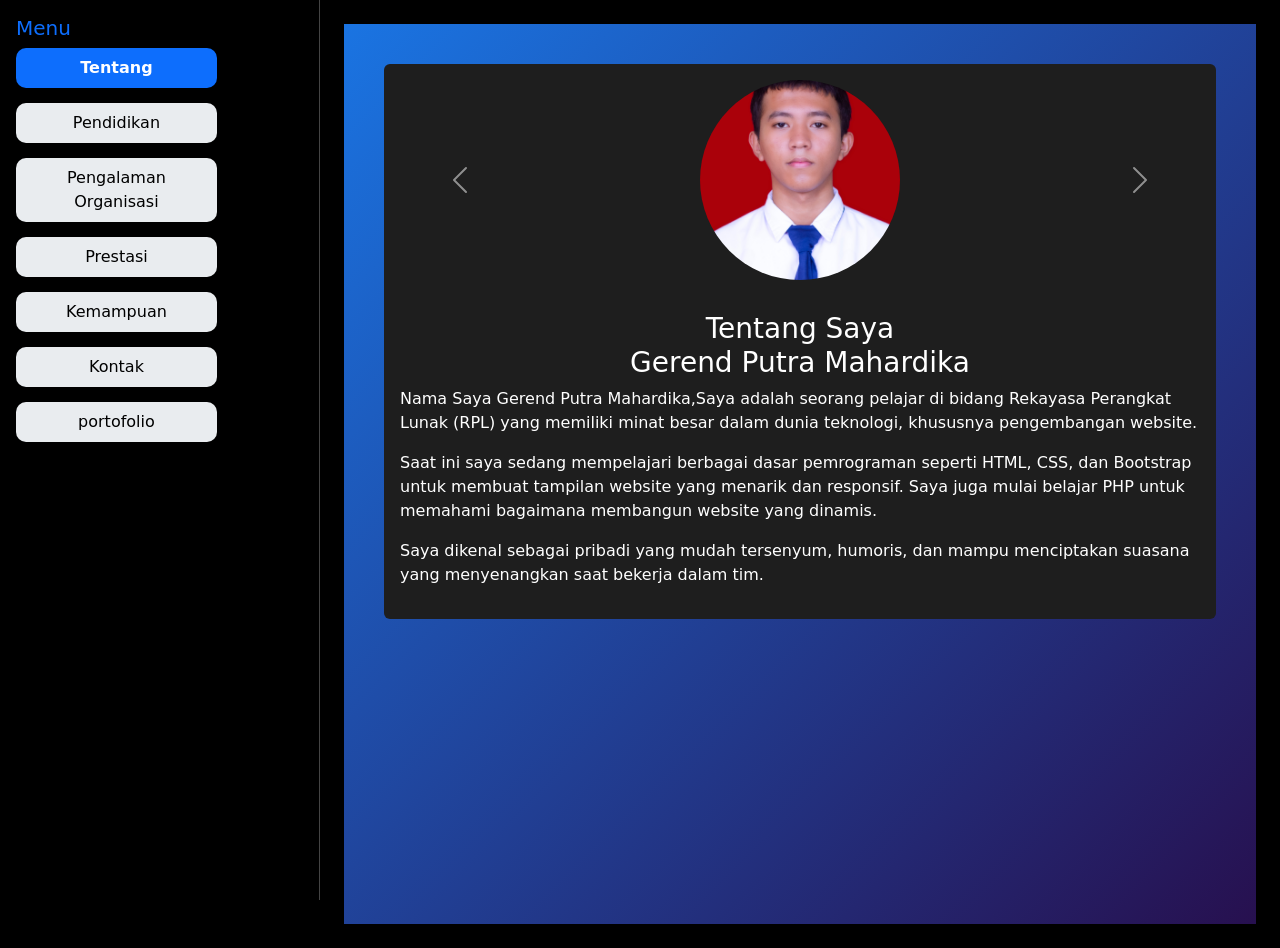
<file: index.html>
<!doctype html>
<html lang="id">
  <head>
    <meta charset="UTF-8" />
    <meta name="viewport" content="width=device-width, initial-scale=1" />

    <title>Profil Saya</title>

    <link
      href="https://cdn.jsdelivr.net/npm/bootstrap@5.3.2/dist/css/bootstrap.min.css"
      rel="stylesheet"
    />
    <style>
      /* style menu jadi kotak */
      body {
        background-color: #000;
      }
      .nav-pills .nav-link {
        border-radius: 10px;
        margin-bottom: 10px;
        background: #e9ecef; /* warna awal */
        color: #000000;
        transition: 0.3s;
        width: 70%;
      }

      /* saat hover */
      .nav-pills .nav-link:hover {
        background: #0d6efd;
        color: white;
      }

      /* saat aktif (diklik) */
      .nav-pills .nav-link.active {
        background: #0d6efd;
        color: white;
        font-weight: bold;
      }

      /* biar lebih rapi */
      .nav-pills {
        gap: 5px;
      }
      .card {
        background-color: #1e1e1e;
        color: white;
        border: none;
        transition: 0.3s;
      }

      #pendidikan .card img {
        height: 200px;
        object-fit: cover;
      }

      .card:hover {
        transform: scale(1.03);
      }

      .border-end {
        border-color: #444 !important;
      }
      #organisasi {
        background: linear-gradient(135deg, #1a74e2, #27104f);
        border-radius: 15px;
        padding: 20px;
        min-height: 100vh;
      }
      #organisasi .card:hover {
        transform: scale(1.03);
        transition: 0.3s;
      }
      #prestasi {
        background: linear-gradient(135deg, #1a74e2, #27104f);
        min-height: 100vh;
        padding: 30px;
        border-radius: 0;
      }
      #kemampuan {
        background: linear-gradient(135deg, #1a74e2, #27104f);
        min-height: 100vh;
        padding: 40px;
      }

      .skill-card {
        background: #0c0b0b;
        border-radius: 15px;
        padding: 20px;
        color: #fcf0f0;
        height: 100%;
      }

      .skill-desc {
        background: #000000;
        border-radius: 15px;
        padding: 20px;
        color: #ffffff;
        margin-top: 20px;
      }
      #kontak {
        background: linear-gradient(135deg, #1a74e2, #27104f);
        min-height: 100vh;
        padding: 40px;
      }

      .kontak-card {
        background: #000000;
        border-radius: 15px;
        padding: 25px;
        color: #ffffff;
        max-width: 400px;
      }
      #portofolio {
        background: linear-gradient(135deg, #1a74e2, #27104f);
        min-height: 100vh;
        padding: 40px;
      }

      .table-custom {
        background: white;
        border-radius: 10px;
        overflow: hidden;
      }
      #tentang {
        background: linear-gradient(135deg, #1a74e2, #27104f);
        min-height: 100vh;
        padding: 40px;
      }

      #pendidikan {
        background: linear-gradient(135deg, #1a74e2, #27104f);
        min-height: 100vh;
        padding: 40px;
      }
    </style>
  </head>

  <body>
    <div class="container-fluid">
      <div class="row">
        <!-- MENU KIRI -->
        <div class="col-3 border-end vh-100 p-3">
          <h5 class="text-primary">Menu</h5>

          <div
            class="nav flex-column nav-pills"
            id="v-pills-tab"
            role="tablist"
          >
            <button
              class="nav-link active"
              data-bs-toggle="pill"
              data-bs-target="#tentang"
            >
              Tentang
            </button>

            <button
              class="nav-link"
              data-bs-toggle="pill"
              data-bs-target="#pendidikan"
            >
              Pendidikan
            </button>

            <button
              class="nav-link"
              data-bs-toggle="pill"
              data-bs-target="#organisasi"
            >
              Pengalaman Organisasi
            </button>

            <button
              class="nav-link"
              data-bs-toggle="pill"
              data-bs-target="#prestasi"
            >
              Prestasi
            </button>

            <button
              class="nav-link"
              data-bs-toggle="pill"
              data-bs-target="#kemampuan"
            >
              Kemampuan
            </button>

            <button
              class="nav-link"
              data-bs-toggle="pill"
              data-bs-target="#kontak"
            >
              Kontak
            </button>

            <button
              class="nav-link"
              data-bs-toggle="pill"
              data-bs-target="#portofolio"
            >
              portofolio
            </button>
          </div>
        </div>

        <!-- KONTEN KANAN -->
        <div class="col-9 p-4">
          <div class="tab-content">
            <div class="tab-pane fade show active" id="tentang">
              <div class="card p-3">
                <!-- FOTO FULL AUTO SLIDE -->
                <div
                  id="carouselExample"
                  class="carousel slide mb-3"
                  data-bs-ride="carousel"
                  data-bs-interval="3000"
                  data-bs-pause="hover"
                >
                  <div class="carousel-inner">
                    <div class="carousel-item active">
                      <img
                        src="img/foto1.JPG"
                        class="d-block mx-auto rounded-circle"
                        style="width: 200px; height: 200px; object-fit: cover"
                      />
                    </div>

                    <div class="carousel-item">
                      <img
                        src="img/foto2.png"
                        class="d-block mx-auto rounded-circle"
                        style="width: 200px; height: 200px; object-fit: cover"
                      />
                    </div>

                    <div class="carousel-item">
                      <img
                        src="img/foto3.png"
                        class="d-block mx-auto rounded-circle"
                        style="width: 200px; height: 200px; object-fit: cover"
                      />
                    </div>
                  </div>

                  <!-- TOMBOL KIRI -->
                  <button
                    class="carousel-control-prev"
                    type="button"
                    data-bs-target="#carouselExample"
                    data-bs-slide="prev"
                  >
                    <span class="carousel-control-prev-icon"></span>
                  </button>

                  <!-- TOMBOL KANAN -->
                  <button
                    class="carousel-control-next"
                    type="button"
                    data-bs-target="#carouselExample"
                    data-bs-slide="next"
                  >
                    <span class="carousel-control-next-icon"></span>
                  </button>
                </div>

                <!-- TEKS -->
                <div class="mt-3 text-justify">
                  <h3 class="text-center">
                    Tentang Saya <br />
                    Gerend Putra Mahardika
                  </h3>

                  <p>
                    Nama Saya Gerend Putra Mahardika,Saya adalah seorang pelajar
                    di bidang Rekayasa Perangkat Lunak (RPL) yang memiliki minat
                    besar dalam dunia teknologi, khususnya pengembangan website.
                  </p>

                  <p>
                    Saat ini saya sedang mempelajari berbagai dasar pemrograman
                    seperti HTML, CSS, dan Bootstrap untuk membuat tampilan
                    website yang menarik dan responsif. Saya juga mulai belajar
                    PHP untuk memahami bagaimana membangun website yang dinamis.
                  </p>

                  <p>
                    Saya dikenal sebagai pribadi yang mudah tersenyum, humoris,
                    dan mampu menciptakan suasana yang menyenangkan saat bekerja
                    dalam tim.
                  </p>
                </div>
              </div>
            </div>

            <!-- PENDIDIKAN (SUDAH DIPERBAIKI) -->
            <div class="tab-pane fade" id="pendidikan">
              <h3 class="mb-3 text-white">Pendidikan</h3>

              <div class="row g-3">
                <!-- SMK -->
                <div class="col-md-4">
                  <div class="card h-100">
                    <img src="img/smk.jpg" class="card-img-top" alt="SMK" />
                    <div class="card-body">
                      <h5 class="card-title">SMK</h5>
                      <p class="card-text">
                        SMK Negri 1 Bawang (RPL)<br />
                        2025 - Sekarang
                      </p>
                      <a
                        href="https://maps.app.goo.gl/yPAntuyPPWT6HMjA7"
                        target="_blank"
                        class="btn btn-primary w-100 mt-2"
                      >
                        📍 Lihat Lokasi
                      </a>
                    </div>
                  </div>
                </div>

                <!-- SMP -->
                <div class="col-md-4">
                  <div class="card h-100">
                    <img src="img/smp.jpg" class="card-img-top" alt="SMP" />
                    <div class="card-body">
                      <h5 class="card-title">SMP</h5>
                      <p class="card-text">
                        SMP Negeri 5 Banjarnegara<br />
                        2022 - 2025
                      </p>
                      <a
                        href="https://maps.app.goo.gl/Hgr1MaMTEsjvBYXh8"
                        target="_blank"
                        class="btn btn-success w-100 mt-2"
                      >
                        📍 Lihat Lokasi
                      </a>
                    </div>
                  </div>
                </div>

                <!-- SD -->
                <div class="col-md-4">
                  <div class="card h-100">
                    <img src="img/sd.jpg" class="card-img-top" alt="SD" />
                    <div class="card-body">
                      <h5 class="card-title">SD</h5>
                      <p class="card-text">
                        SD Negeri 1 Singamerta<br />
                        2016 - 2022
                      </p>
                      <a
                        href="https://maps.app.goo.gl/zFpH3vgwzF1Jiwh37"
                        target="_blank"
                        class="btn btn-warning w-100 mt-2"
                      >
                        📍 Lihat Lokasi
                      </a>
                    </div>
                  </div>
                </div>
              </div>
            </div>

            <div class="tab-pane fade" id="organisasi">
              <div class="row justify-content-center g-4">
                <!-- CARD OSIS -->
                <div class="col-md-5">
                  <div class="card text-center p-4 shadow-lg h-100">
                    <img
                      src="img/osis.png"
                      style="width: 70px; margin: auto"
                      class="mb-3"
                    />

                    <h5 class="fw-bold">OSIS SMPN 5 Banjarnegara</h5>

                    <p style="color: #ddd">
                      Saya merupakan siswa yang aktif berorganisasi sejak SMP
                      melalui OSIS, yang memberikan banyak pengalaman dalam
                      kerja sama tim, tanggung jawab, dan kepemimpinan.
                    </p>

                    <p style="color: #ddd">
                      Dalam Seksi Bidang Ketertiban, saya berperan dalam menjaga
                      kedisiplinan dan ketertiban siswa di lingkungan sekolah.
                    </p>

                    <small style="color: #aaa">
                      Masa Bakti <br />
                      2022/2023 - 2023/2024
                    </small>
                  </div>
                </div>

                <!-- CARD PRAMUKA -->
                <div class="col-md-5">
                  <div class="card text-center p-4 shadow-lg h-100">
                    <img
                      src="img/pramuka.png"
                      style="width: 70px; margin: auto"
                      class="mb-3"
                    />

                    <h5 class="fw-bold">Pramuka Garuda</h5>

                    <p style="color: #ddd">
                      Saya juga aktif dalam kegiatan Pramuka dan mencapai
                      tingkat Pramuka Garuda, yang melatih saya menjadi pribadi
                      disiplin dan mandiri.
                    </p>

                    <p style="color: #ddd">
                      Kegiatan meliputi kerja sama tim, kepemimpinan, dan
                      kegiatan sosial.
                    </p>

                    <small style="color: #aaa"> Tingkat: Pramuka Garuda </small>
                  </div>
                </div>
              </div>
            </div>

            <div class="tab-pane fade" id="prestasi">
              <div
                class="d-flex justify-content-center align-items-center"
                style="min-height: 80vh"
              >
                <div
                  class="card text-center p-4 shadow-lg"
                  style="max-width: 500px; border-radius: 15px"
                >
                  <!-- JUDUL -->
                  <h3 class="text-center mb-3">Prestasi</h3>

                  <!-- ISI -->
                  <p style="color: #ddd">
                    Saat ini saya masih dalam proses mengembangkan diri dan
                    terus belajar untuk meraih berbagai prestasi di bidang
                    akademik maupun non-akademik.
                  </p>

                  <!-- NOTE -->
                  <div
                    class="mt-3 p-3"
                    style="background: #2a2a2a; border-radius: 10px"
                  >
                    <b>Note:</b><br />
                    Saya sedang berusaha dan terus berkembang agar dapat meraih
                    prestasi yang membanggakan di masa depan.
                  </div>
                </div>
              </div>
            </div>

            <div class="tab-pane fade" id="kemampuan">
              <h2 class="text-center text-white mb-4">Kemampuan</h2>

              <div class="row justify-content-center g-4">
                <!-- HARD SKILL -->
                <div class="col-md-4">
                  <div class="skill-card">
                    <h5>Hard Skill</h5>
                    <ul>
                      <li>Desain grafis menggunakan Canva dan Figma</li>
                      <li>Dasar Pemrograman (HTML dan CSS)</li>
                      <li>Pembuatan dan pengelolaan konten visual</li>
                    </ul>
                  </div>
                </div>

                <!-- SOFT SKILL -->
                <div class="col-md-4">
                  <div class="skill-card">
                    <h5>Soft Skill</h5>
                    <ul>
                      <li>Komunikasi yang baik</li>
                      <li>Kerja sama tim</li>
                      <li>Disiplin dan tanggung jawab</li>
                      <li>Manajemen waktu</li>
                    </ul>
                  </div>
                </div>

                <!-- DESKRIPSI -->
                <div class="col-md-8">
                  <div class="skill-desc text-center">
                    Saya memiliki kemampuan dasar dalam desain grafis
                    menggunakan Canva dan Figma untuk membuat konten visual
                    sederhana. Selain itu, saya memahami dasar pemrograman HTML
                    dan CSS untuk membuat tampilan website.

                    <br /><br />

                    Saya juga mampu berkomunikasi dengan baik, bekerja sama
                    dalam tim, serta memiliki sikap disiplin dan tanggung jawab
                    dalam menyelesaikan tugas.

                    <br /><br />

                    Saat ini, saya terus belajar dan mengembangkan kemampuan
                    agar menjadi lebih baik ke depannya.
                  </div>
                </div>
              </div>
            </div>

            <div class="tab-pane fade" id="kontak">
              <h2 class="text-center text-white mb-4">Kontak</h2>

              <div
                class="d-flex justify-content-center align-items-center"
                style="min-height: 80vh"
              >
                <div class="kontak-card text-center shadow-lg">
                  <h5 class="mb-3">Hubungi Saya</h5>

                  <p>
                    <b>Email:</b><br />
                    <a href="mailto:gerendputramahardika@email.com"
                      >gerendputamahardika@email.com</a
                    >
                  </p>

                  <p>
                    <b>Instagram:</b><br />
                    <a
                      href="https://www.instagram.com/gerndptra_?igsh=cnJxbzNlbG93cjAw"
                      target="_blank"
                      >@gerndptra_</a
                    >
                  </p>

                  <p>
                    <b>Gidhub:</b><br />
                    <a
                      href="https://github.com/putramahardika33"
                      target="_blank"
                      >putramahardika33</a
                    >
                  </p>
                </div>
              </div>
            </div>
            <div class="tab-pane fade" id="portofolio">
              <h2 class="text-center text-white mb-4">Portofolio</h2>

              <div class="row g-3 m-0">
                <!-- SMK -->
                <div class="col-md-4">
                  <div class="card h-100">
                    <img src="img/karya1.png" class="card-img-top" alt="SMK" />
                    <div class="card-body">
                      <h5 class="card-title">UI/UX</h5>
                      <p class="card-text">
                        Web Minimalis Hitam dan Merah… <br />
                        , UI-nya pakai konsep minimalis hitam-merah, ada menu
                        kategori, pencarian, dan daftar produk. UX-nya terlihat
                        sederhana karena ada fitur pencarian, pesanan terkini,
                        dan profil, sehingga pengguna lebih mudah bernavigasi.
                      </p>
                      <a
                        href="https://drive.google.com/file/d/1-cG3S_jNG4GPf_vFHkvWVz1n_IE8QC_0/preview"
                        target="_blank"
                        class="btn btn-primary w-100 mt-2"
                      >
                        LIhat
                      </a>
                    </div>
                  </div>
                </div>

                <!-- SMP -->
                <div class="col-md-4">
                  <div class="card h-100">
                    <img src="img/karya2.png" class="card-img-top" alt="SMP" />
                    <div class="card-body">
                      <h5 class="card-title">UI/UX</h5>
                      <p class="card-text">
                        Gambar ini nunjukin beberapa tampilan halaman website
                        Shopee di layar komputer. Ada empat bagian screenshot
                        yang digabung jadi satu.
                        <br />
                      </p>
                      <a
                        href="https://drive.google.com/file/d/1gPz7aSOAX5LfGDTIQ2or_S62D0NYeW4o/preview"
                        target="_blank"
                        class="btn btn-success w-100 mt-2"
                      >
                        Lihat
                      </a>
                    </div>
                  </div>
                </div>

                <!-- SD -->
                <div class="col-md-4">
                  <div class="card h-100">
                    <img src="img/karya3.png" class="card-img-top" alt="SD" />
                    <div class="card-body">
                      <h5 class="card-title">Logo</h5>
                      <p class="card-text">
                        Gambar ini adalah logo dengan tulisan besar “KS” di
                        bagian atas. Warna hurufnya coklat tua, senada sama
                        warna cemilan tradisional. Di dalam huruf S ada gambar
                        tekstur salak yang kelihatan khas banget, kayak kulit
                        salak yang bersisik. Jadi langsung nunjukin kalau
                        produknya berhubungan sama salak.<br />
                      </p>
                      <a
                        href="https://drive.google.com/file/d/1a2fNOJwG9k_a-d45NbwQf6FiZoCG0igD/preview"
                        target="_blank"
                        class="btn btn-warning w-100 mt-2"
                      >
                        Lihat
                      </a>
                    </div>
                  </div>
                </div>
              </div>
            </div>
          </div>
        </div>
      </div>
    </div>

    <script src="https://cdn.jsdelivr.net/npm/bootstrap@5.3.2/dist/js/bootstrap.bundle.min.js"></script>
  </body>
</html>
</file>
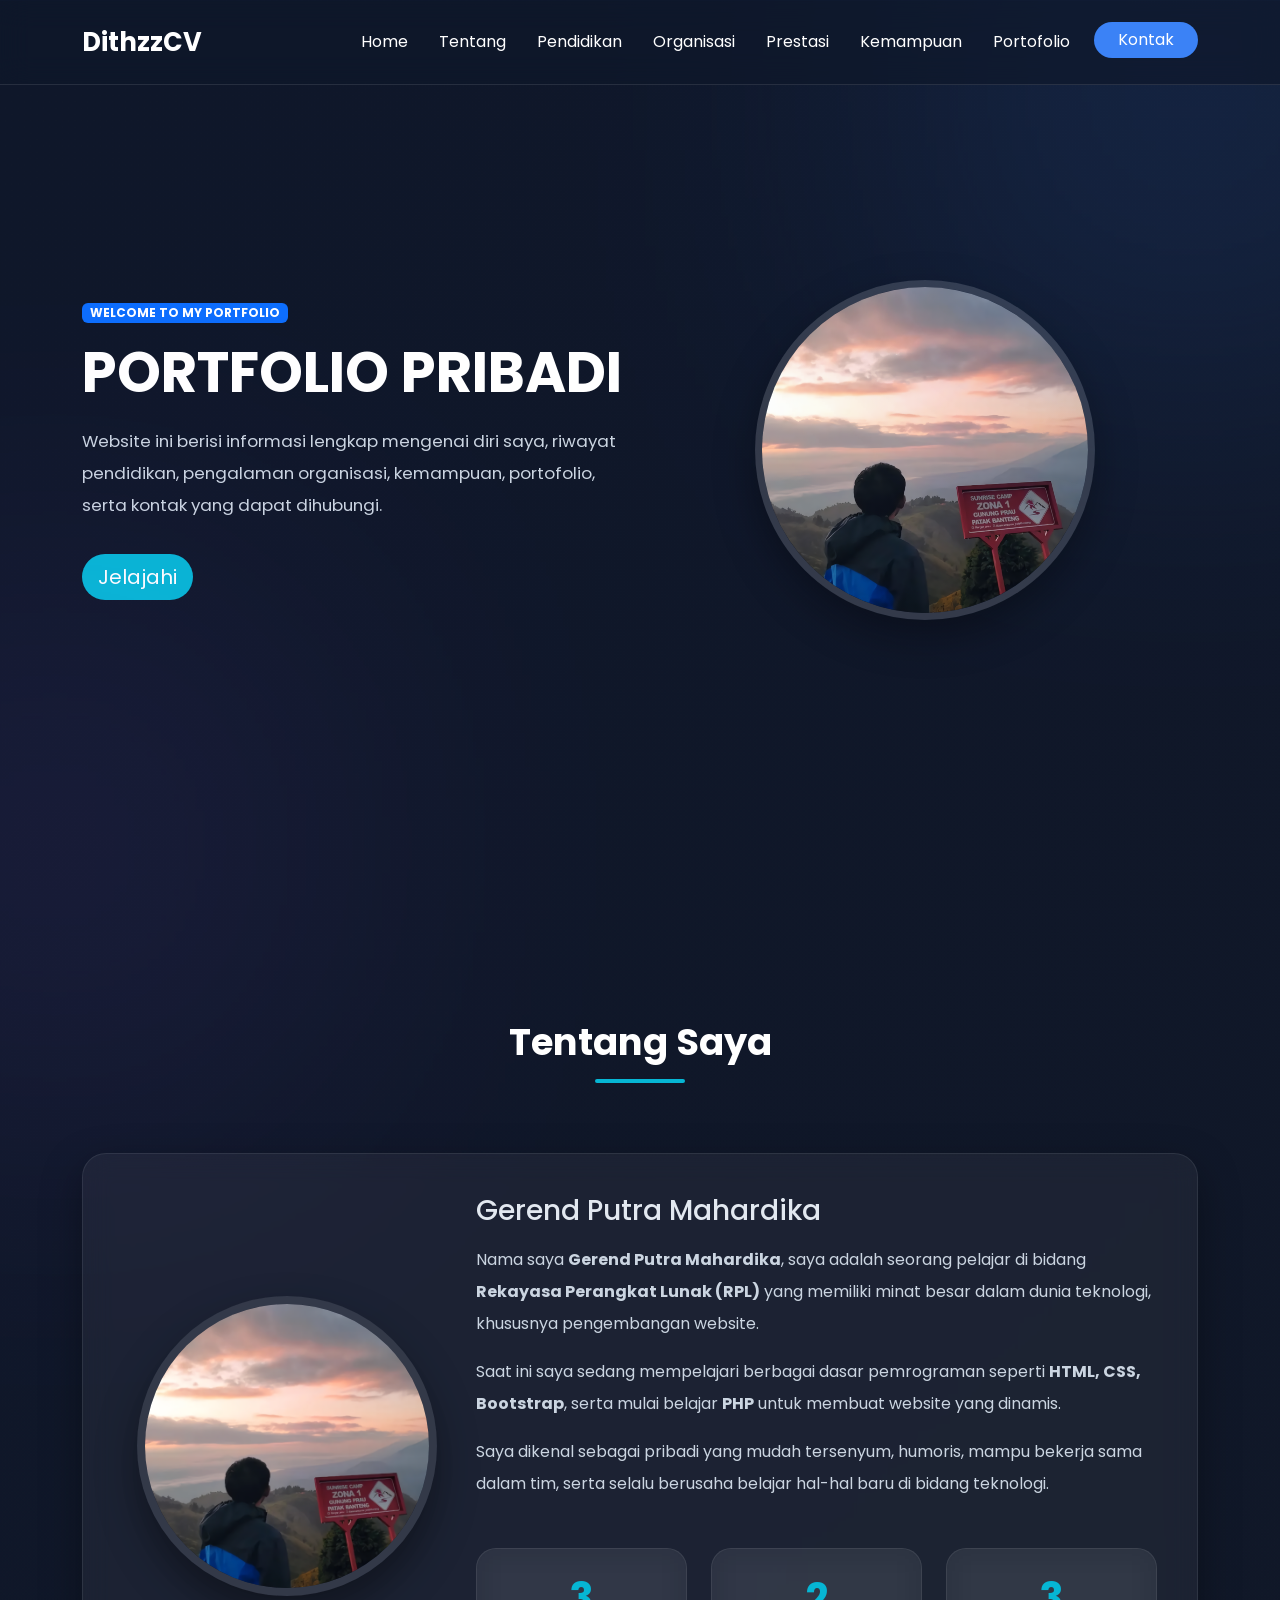
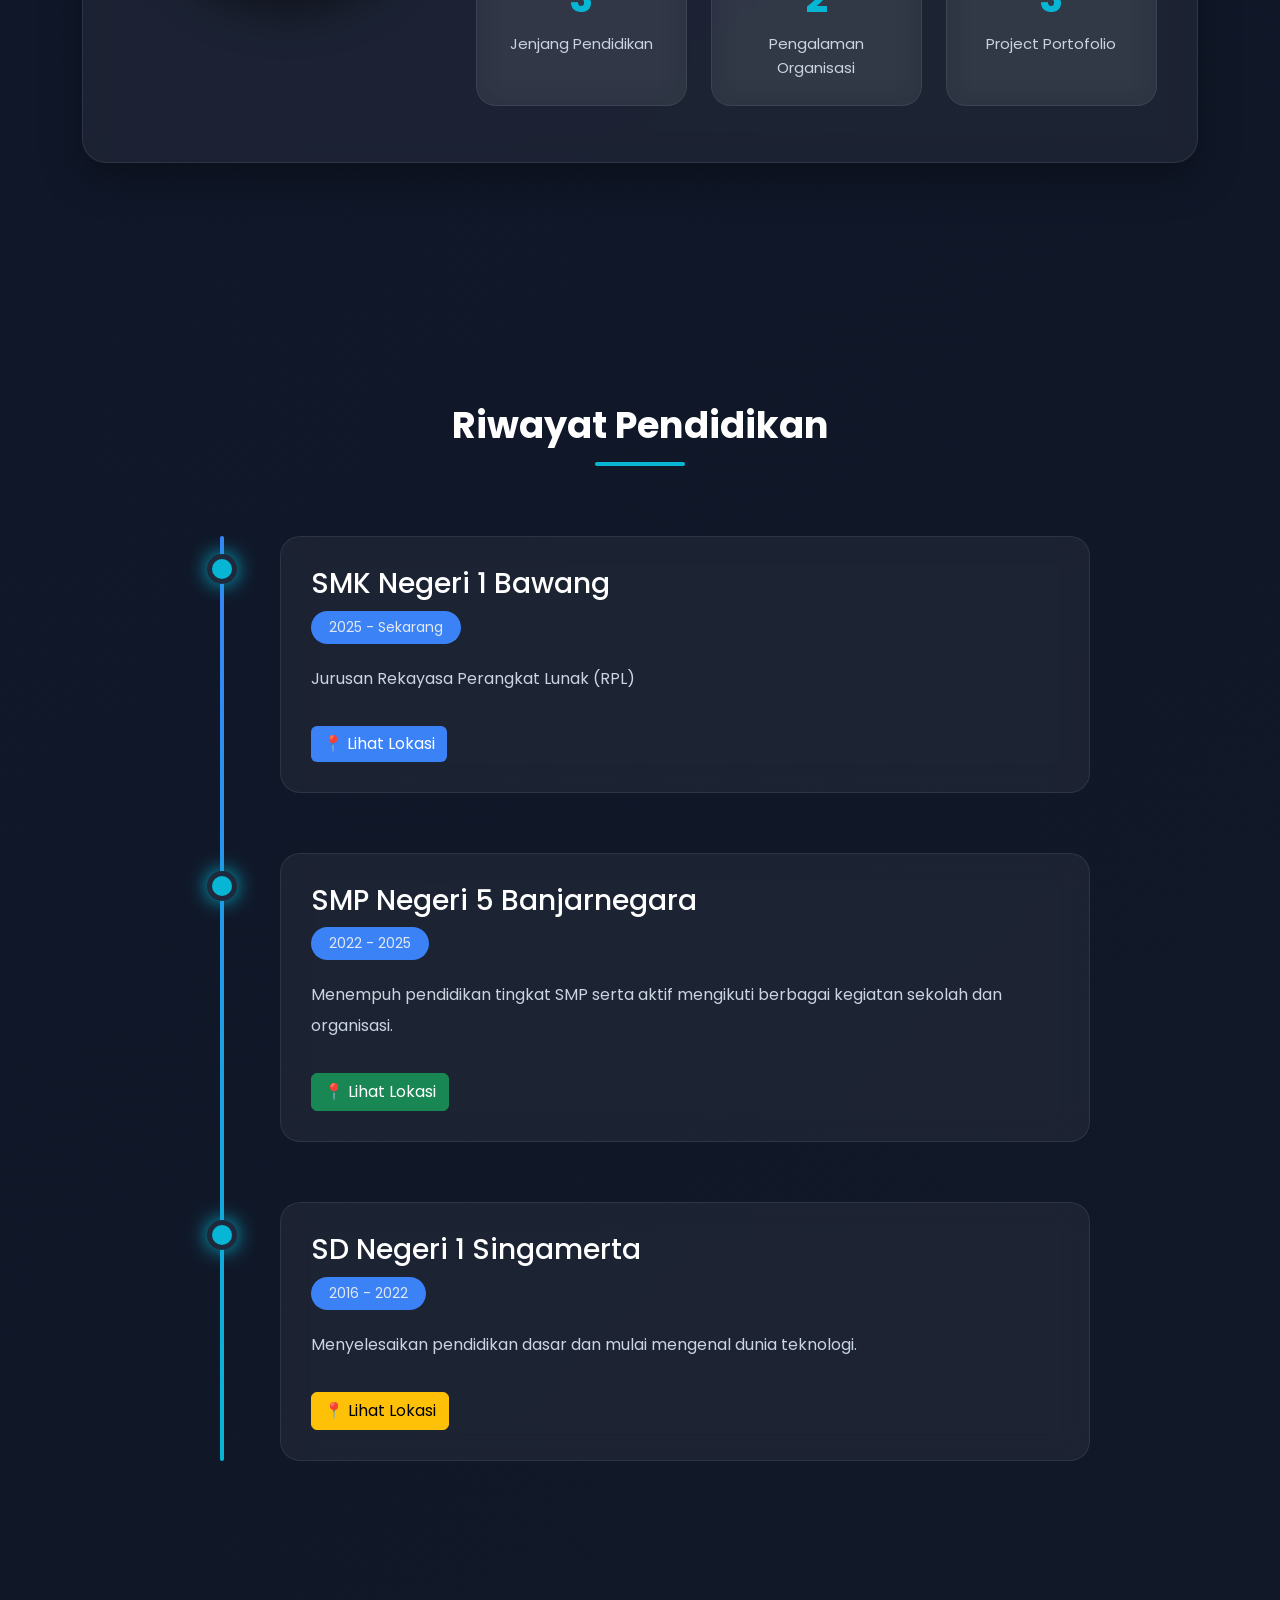
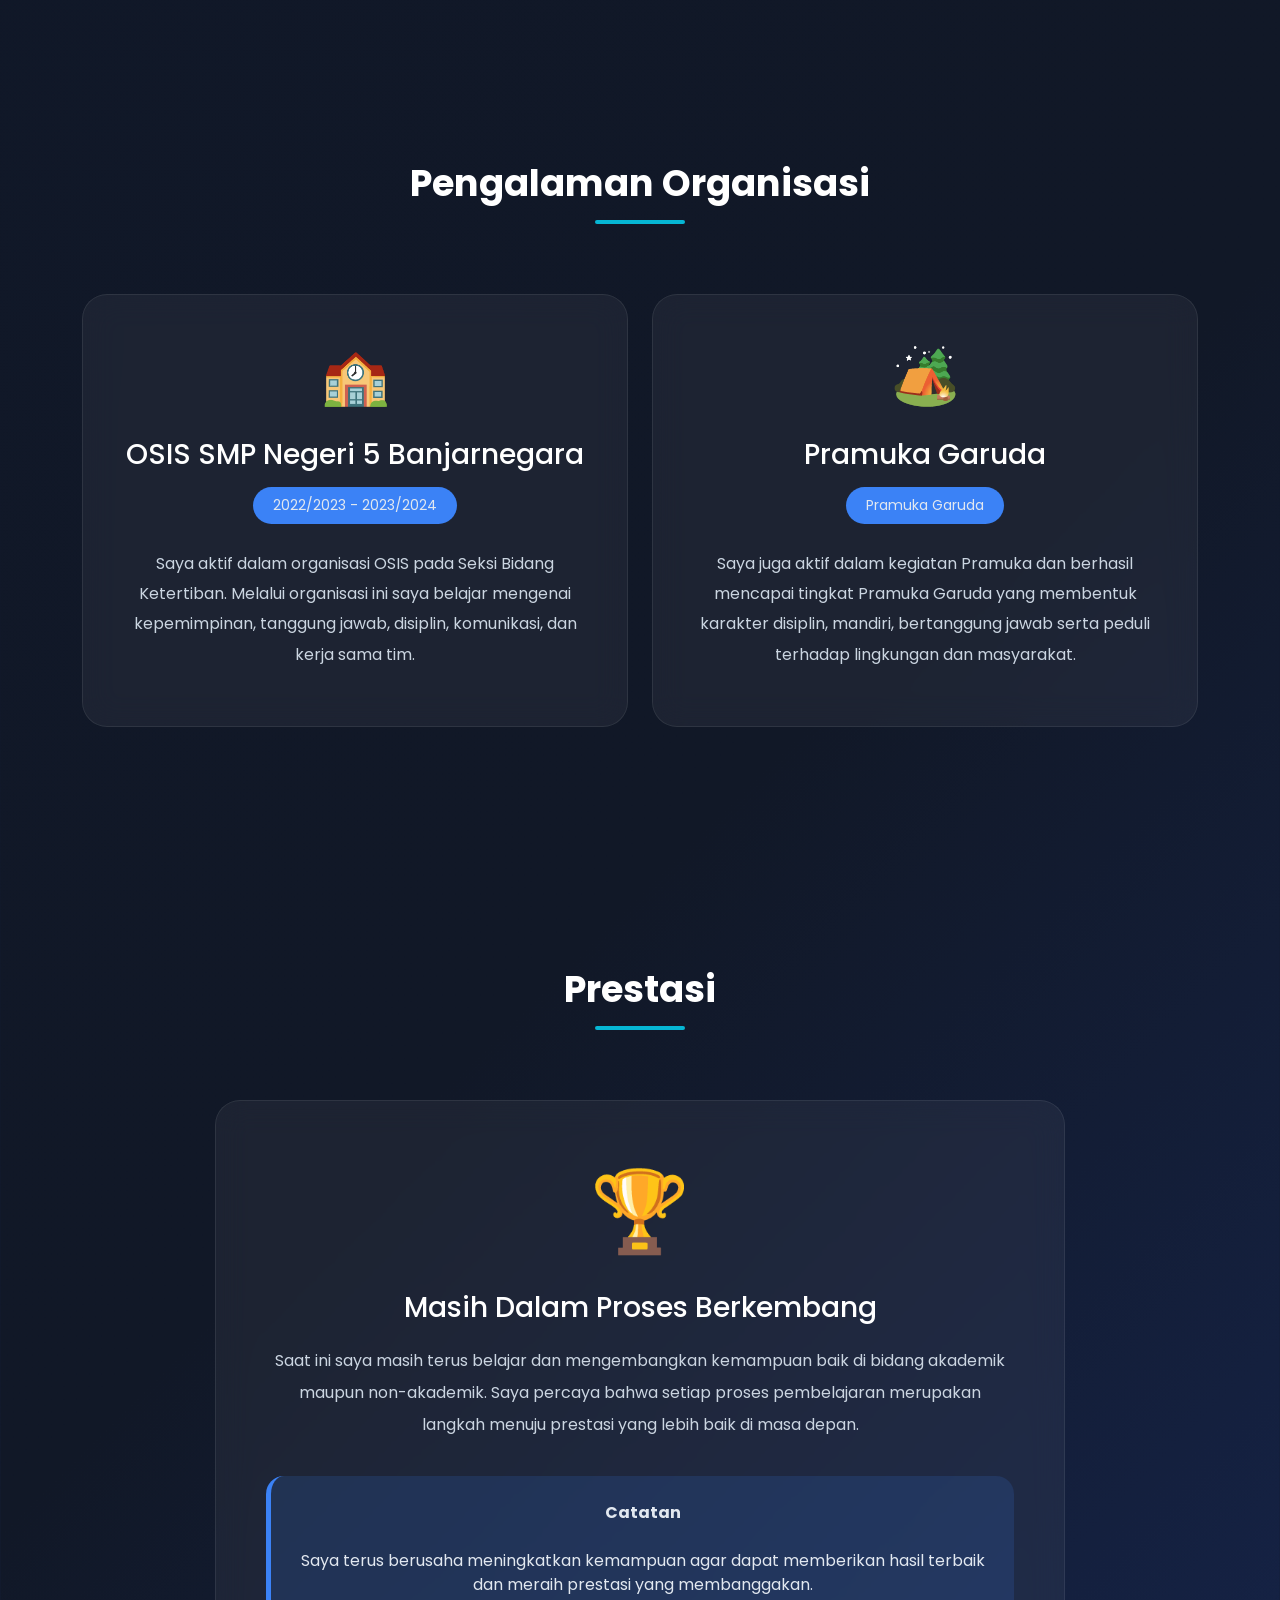
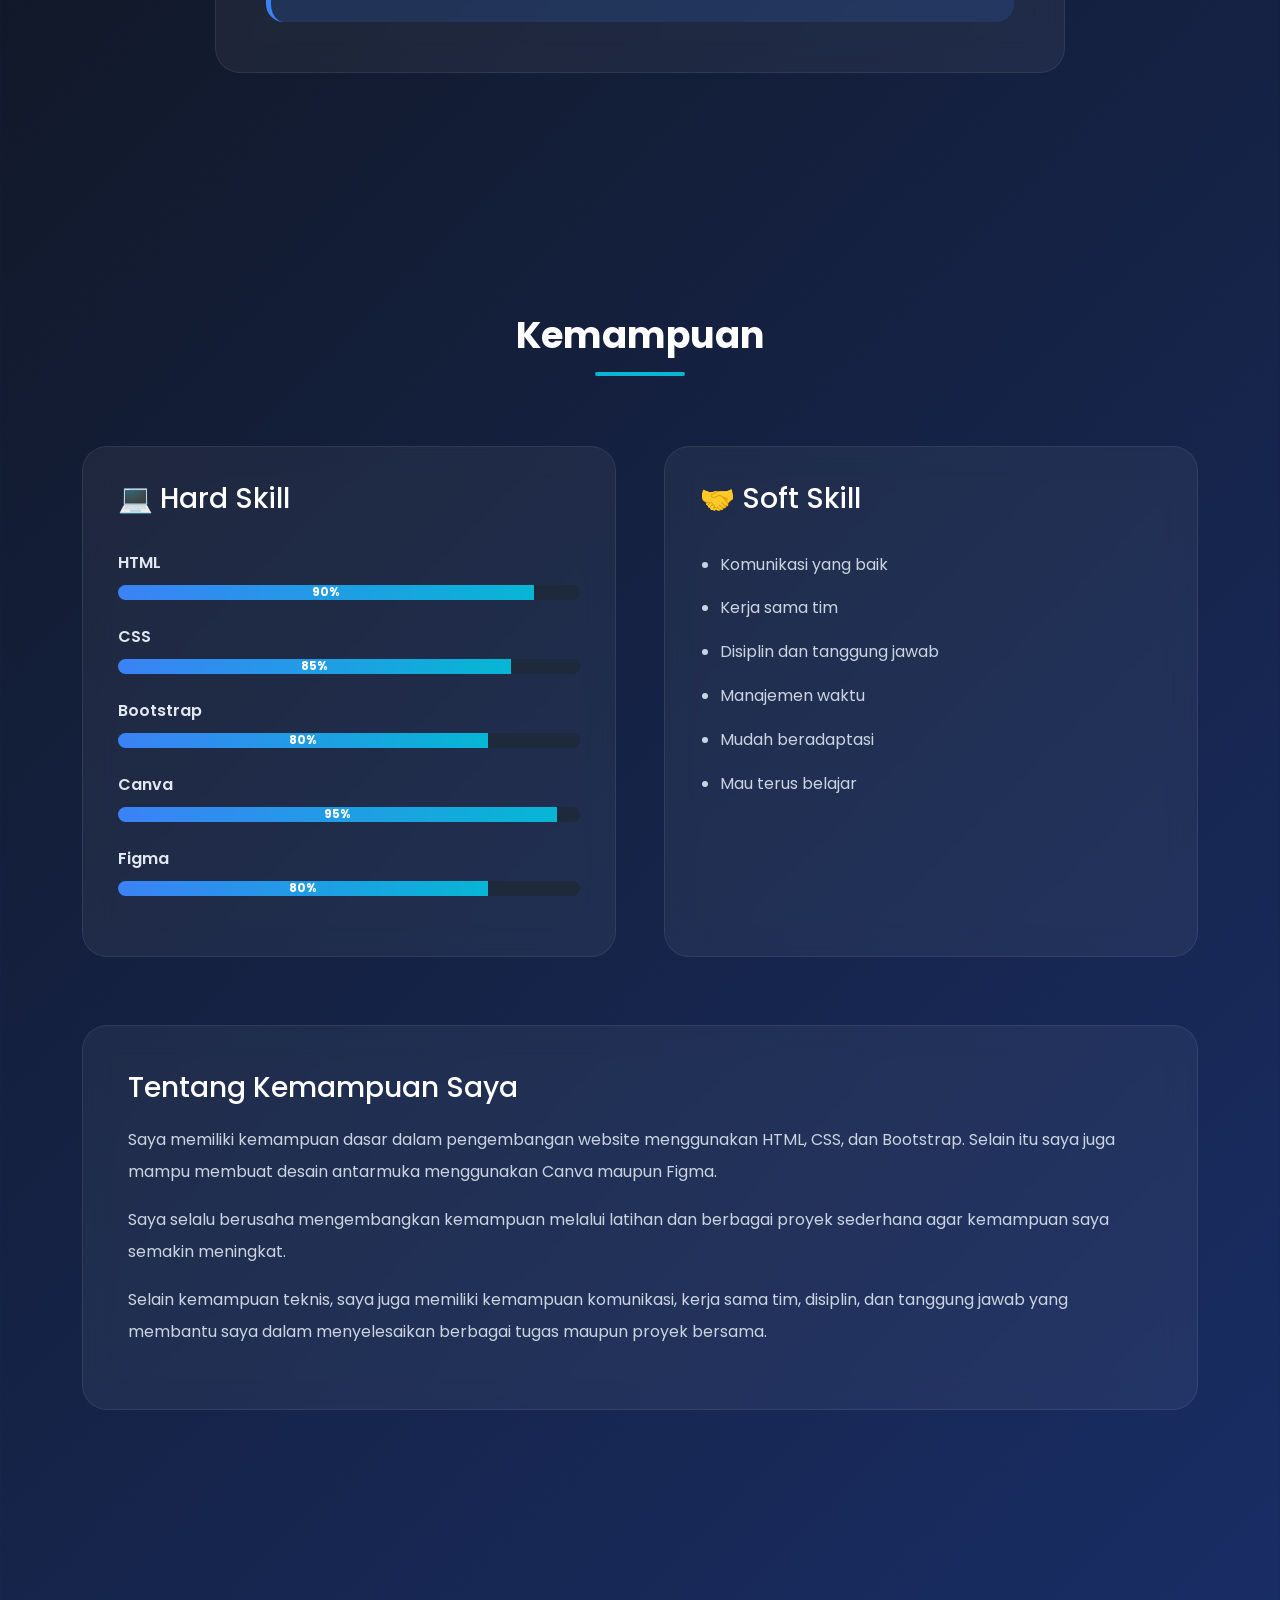
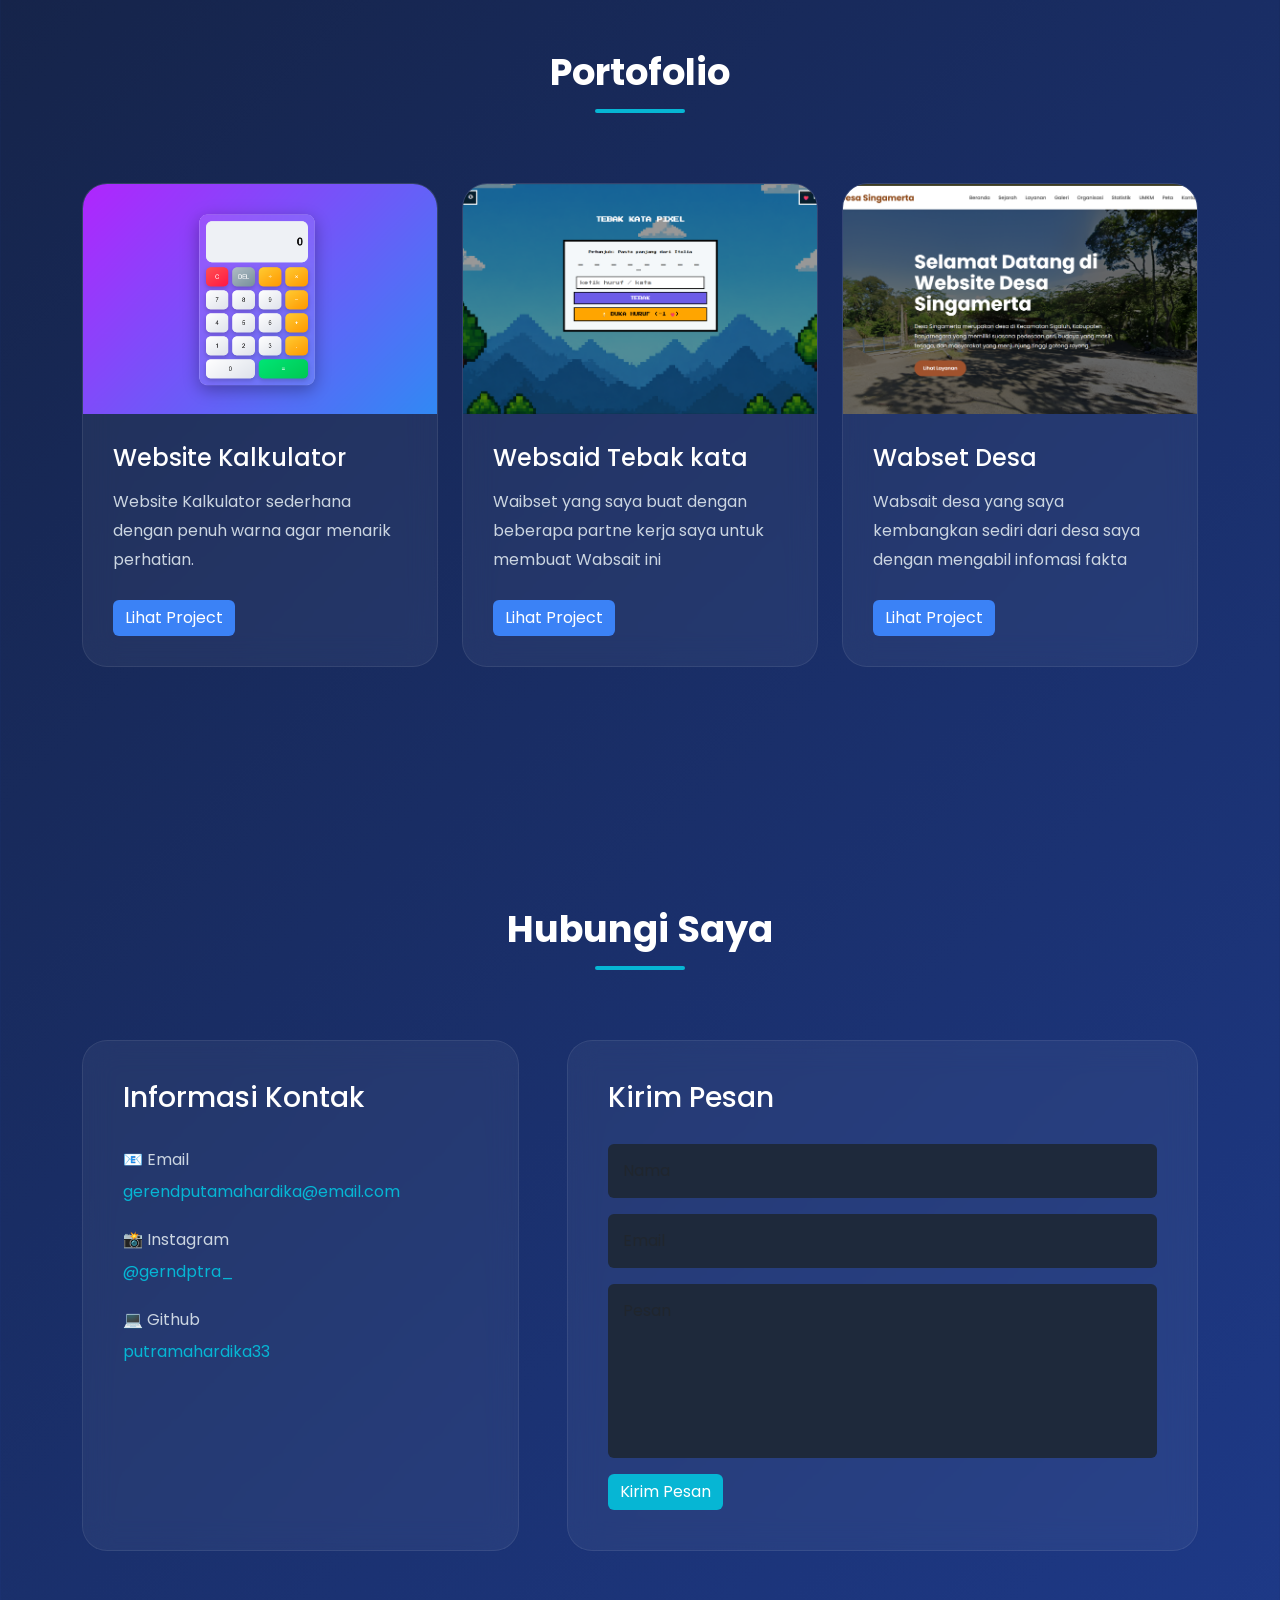
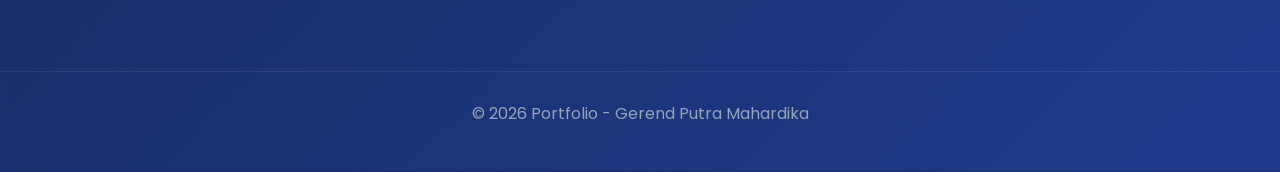
<file: portfolio/index.html>
<!doctype html>
<html lang="id">
  <head>
    <meta charset="UTF-8" />

    <meta name="viewport" content="width=device-width, initial-scale=1.0" />

    <title>Portfolio | Gerend Putra Mahardika</title>

    <link
      href="https://cdn.jsdelivr.net/npm/bootstrap@5.3.2/dist/css/bootstrap.min.css"
      rel="stylesheet"
    />

    <link rel="preconnect" href="https://fonts.googleapis.com" />

    <link rel="preconnect" href="https://fonts.gstatic.com" crossorigin />

    <link
      href="https://fonts.googleapis.com/css2?family=Poppins:wght@300;400;500;600;700&display=swap"
      rel="stylesheet"
    />

    <link rel="stylesheet" href="css/style.css" />
  </head>

  <body>
    <div id="loader">
      <div class="loader-circle"></div>

      <h2>Loading Portfolio...</h2>
    </div>

    <div id="progressBar"></div>

    <nav class="navbar navbar-expand-lg fixed-top glass">
      <div class="container">
        <a class="navbar-brand fw-bold text-white" href="#">DithzzCV</a>

        <button
          class="navbar-toggler"
          data-bs-toggle="collapse"
          data-bs-target="#menu"
        >
          <span class="navbar-toggler-icon"></span>
        </button>

        <div class="collapse navbar-collapse" id="menu">
          <ul class="navbar-nav ms-auto">
            <li class="nav-item">
              <a class="nav-link" href="#hero">Home</a>
            </li>

            <li class="nav-item">
              <a class="nav-link" href="#tentang">Tentang</a>
            </li>

            <li class="nav-item">
              <a class="nav-link" href="#pendidikan">Pendidikan</a>
            </li>

            <li class="nav-item">
              <a class="nav-link" href="#organisasi">Organisasi</a>
            </li>

            <li class="nav-item">
              <a class="nav-link" href="#prestasi">Prestasi</a>
            </li>

            <li class="nav-item">
              <a class="nav-link" href="#kemampuan">Kemampuan</a>
            </li>

            <li class="nav-item">
              <a class="nav-link" href="#portofolio">Portofolio</a>
            </li>

            <li class="nav-item">
              <a
                class="btn btn-primary rounded-pill px-4 ms-lg-3"
                href="#kontak"
              >
                Kontak
              </a>
            </li>
          </ul>
        </div>
      </div>
    </nav>

    <header id="hero">
      <div class="container">
        <div class="row align-items-center min-vh-100">
          <div class="col-lg-6">
            <span class="badge bg-primary mb-3"> WELCOME TO MY PORTFOLIO </span>

            <h1 id="typing"></h1>

            <p>
              Website ini berisi informasi lengkap mengenai diri saya, riwayat
              pendidikan, pengalaman organisasi, kemampuan, portofolio, serta
              kontak yang dapat dihubungi.
            </p>

            <a href="#tentang" class="btn btn-info btn-lg rounded-pill mt-3">
              Jelajahi
            </a>
          </div>

          <div class="col-lg-6 text-center">
            <div class="hero-photo">
              <img src="img/foto2.png" class="img-fluid" />
            </div>
          </div>
        </div>
      </div>
    </header>

    <section id="tentang">
      <div class="container">
        <h2 class="judul">Tentang Saya</h2>

        <div class="content-box">
          <div class="row align-items-center">
            <div class="col-lg-4 text-center mb-4">
              <img
                src="img/foto2.png"
                class="about-photo img-fluid"
                alt="Foto Profil"
              />
            </div>

            <div class="col-lg-8">
              <h3 class="mb-3">Gerend Putra Mahardika</h3>

              <p>
                Nama saya <b>Gerend Putra Mahardika</b>, saya adalah seorang
                pelajar di bidang
                <b>Rekayasa Perangkat Lunak (RPL)</b>
                yang memiliki minat besar dalam dunia teknologi, khususnya
                pengembangan website.
              </p>

              <p>
                Saat ini saya sedang mempelajari berbagai dasar pemrograman
                seperti
                <b>HTML, CSS, Bootstrap</b>, serta mulai belajar
                <b>PHP</b>
                untuk membuat website yang dinamis.
              </p>

              <p>
                Saya dikenal sebagai pribadi yang mudah tersenyum, humoris,
                mampu bekerja sama dalam tim, serta selalu berusaha belajar
                hal-hal baru di bidang teknologi.
              </p>

              <div class="row mt-5">
                <div class="col-md-4 mb-3">
                  <div class="mini-card">
                    <h2 class="counter" data-target="3">0</h2>

                    <span> Jenjang Pendidikan </span>
                  </div>
                </div>

                <div class="col-md-4 mb-3">
                  <div class="mini-card">
                    <h2 class="counter" data-target="2">0</h2>

                    <span> Pengalaman Organisasi </span>
                  </div>
                </div>

                <div class="col-md-4 mb-3">
                  <div class="mini-card">
                    <h2 class="counter" data-target="3">0</h2>

                    <span> Project Portofolio </span>
                  </div>
                </div>
              </div>
            </div>
          </div>
        </div>
      </div>
    </section>

    <section id="pendidikan">
      <div class="container">
        <h2 class="judul">Riwayat Pendidikan</h2>

        <div class="timeline">
          <div class="timeline-item">
            <div class="timeline-dot"></div>

            <div class="timeline-card">
              <h3>SMK Negeri 1 Bawang</h3>

              <span class="tahun"> 2025 - Sekarang </span>

              <p>Jurusan Rekayasa Perangkat Lunak (RPL)</p>

              <a
                href="https://maps.app.goo.gl/yPAntuyPPWT6HMjA7"
                target="_blank"
                class="btn btn-primary mt-3"
              >
                📍 Lihat Lokasi
              </a>
            </div>
          </div>

          <div class="timeline-item">
            <div class="timeline-dot"></div>

            <div class="timeline-card">
              <h3>SMP Negeri 5 Banjarnegara</h3>

              <span class="tahun"> 2022 - 2025 </span>

              <p>
                Menempuh pendidikan tingkat SMP serta aktif mengikuti berbagai
                kegiatan sekolah dan organisasi.
              </p>

              <a
                href="https://maps.app.goo.gl/Hgr1MaMTEsjvBYXh8"
                target="_blank"
                class="btn btn-success mt-3"
              >
                📍 Lihat Lokasi
              </a>
            </div>
          </div>

          <div class="timeline-item">
            <div class="timeline-dot"></div>

            <div class="timeline-card">
              <h3>SD Negeri 1 Singamerta</h3>

              <span class="tahun"> 2016 - 2022 </span>

              <p>
                Menyelesaikan pendidikan dasar dan mulai mengenal dunia
                teknologi.
              </p>

              <a
                href="https://maps.app.goo.gl/zFpH3vgwzF1Jiwh37"
                target="_blank"
                class="btn btn-warning mt-3"
              >
                📍 Lihat Lokasi
              </a>
            </div>
          </div>
        </div>
      </div>
    </section>

    <section id="organisasi">
      <div class="container">
        <h2 class="judul">Pengalaman Organisasi</h2>

        <div class="row g-4">
          <div class="col-lg-6">
            <div class="org-card">
              <div class="org-icon">🏫</div>

              <h3>OSIS SMP Negeri 5 Banjarnegara</h3>

              <span class="org-year"> 2022/2023 - 2023/2024 </span>

              <p>
                Saya aktif dalam organisasi OSIS pada Seksi Bidang Ketertiban.
                Melalui organisasi ini saya belajar mengenai kepemimpinan,
                tanggung jawab, disiplin, komunikasi, dan kerja sama tim.
              </p>
            </div>
          </div>

          <div class="col-lg-6">
            <div class="org-card">
              <div class="org-icon">🏕️</div>

              <h3>Pramuka Garuda</h3>

              <span class="org-year"> Pramuka Garuda </span>

              <p>
                Saya juga aktif dalam kegiatan Pramuka dan berhasil mencapai
                tingkat Pramuka Garuda yang membentuk karakter disiplin,
                mandiri, bertanggung jawab serta peduli terhadap lingkungan dan
                masyarakat.
              </p>
            </div>
          </div>
        </div>
      </div>
    </section>

    <section id="prestasi">
      <div class="container">
        <h2 class="judul">Prestasi</h2>

        <div class="prestasi-card">
          <div class="prestasi-icon">🏆</div>

          <h3>Masih Dalam Proses Berkembang</h3>

          <p>
            Saat ini saya masih terus belajar dan mengembangkan kemampuan baik
            di bidang akademik maupun non-akademik. Saya percaya bahwa setiap
            proses pembelajaran merupakan langkah menuju prestasi yang lebih
            baik di masa depan.
          </p>

          <div class="note-box">
            <b>Catatan</b>

            <br /><br />

            Saya terus berusaha meningkatkan kemampuan agar dapat memberikan
            hasil terbaik dan meraih prestasi yang membanggakan.
          </div>
        </div>
      </div>
    </section>
    <section id="kemampuan">
      <div class="container">
        <h2 class="judul">Kemampuan</h2>

        <div class="row g-5">
          <!-- HARD SKILL -->

          <div class="col-lg-6">
            <div class="skill-card">
              <h3>💻 Hard Skill</h3>

              <div class="skill-item">
                <span>HTML</span>

                <div class="progress">
                  <div class="progress-bar skill-progress" data-width="90%">
                    90%
                  </div>
                </div>
              </div>

              <div class="skill-item">
                <span>CSS</span>

                <div class="progress">
                  <div class="progress-bar skill-progress" data-width="85%">
                    85%
                  </div>
                </div>
              </div>

              <div class="skill-item">
                <span>Bootstrap</span>

                <div class="progress">
                  <div class="progress-bar skill-progress" data-width="80%">
                    80%
                  </div>
                </div>
              </div>

              <div class="skill-item">
                <span>Canva</span>

                <div class="progress">
                  <div class="progress-bar skill-progress" data-width="95%">
                    95%
                  </div>
                </div>
              </div>

              <div class="skill-item">
                <span>Figma</span>

                <div class="progress">
                  <div class="progress-bar skill-progress" data-width="80%">
                    80%
                  </div>
                </div>
              </div>
            </div>
          </div>

          <!-- SOFT SKILL -->

          <div class="col-lg-6">
            <div class="skill-card">
              <h3>🤝 Soft Skill</h3>

              <ul class="skill-list">
                <li>Komunikasi yang baik</li>

                <li>Kerja sama tim</li>

                <li>Disiplin dan tanggung jawab</li>

                <li>Manajemen waktu</li>

                <li>Mudah beradaptasi</li>

                <li>Mau terus belajar</li>
              </ul>
            </div>
          </div>
        </div>

        <div class="row mt-5">
          <div class="col-lg-12">
            <div class="skill-desc">
              <h3>Tentang Kemampuan Saya</h3>

              <p>
                Saya memiliki kemampuan dasar dalam pengembangan website
                menggunakan HTML, CSS, dan Bootstrap. Selain itu saya juga mampu
                membuat desain antarmuka menggunakan Canva maupun Figma.
              </p>

              <p>
                Saya selalu berusaha mengembangkan kemampuan melalui latihan dan
                berbagai proyek sederhana agar kemampuan saya semakin meningkat.
              </p>

              <p>
                Selain kemampuan teknis, saya juga memiliki kemampuan
                komunikasi, kerja sama tim, disiplin, dan tanggung jawab yang
                membantu saya dalam menyelesaikan berbagai tugas maupun proyek
                bersama.
              </p>
            </div>
          </div>
        </div>
      </div>
    </section>

    <section id="portofolio">
      <div class="container">
        <h2 class="judul">Portofolio</h2>

        <div class="row g-4">
          <div class="col-lg-4">
            <div class="portfolio-card">
              <img src="img/karya1.png" alt="" />

              <div class="portfolio-content">
                <h4>Website Kalkulator</h4>

                <p>
                  Website Kalkulator sederhana dengan penuh warna agar menarik perhatian.
                </p>

                <a
                  href="https://putramahardika33.github.io/kalkulator/kalkulator.html"
                  target="_blank"
                  class="btn btn-primary"
                >
                  Lihat Project
                </a>
              </div>
            </div>
          </div>

          <div class="col-lg-4">
            <div class="portfolio-card">
              <img src="img/karya2.png" alt="" />

              <div class="portfolio-content">
                <h4>Websaid Tebak kata</h4>

                <p>
                 Waibset yang saya buat dengan beberapa partne kerja saya untuk membuat Wabsait ini
                </p>

                <a
                  href="https://putramahardika33.github.io/tebaktebakan/tebak.html"
                  target="_blank"
                  class="btn btn-primary"
                >
                  Lihat Project
                </a>
              </div>
            </div>
          </div>

          <div class="col-lg-4">
            <div class="portfolio-card">
              <img src="img/karya3.png" alt="" />

              <div class="portfolio-content">
                <h4>Wabset Desa </h4>

                <p>
                  Wabsait desa yang saya kembangkan sediri dari desa saya dengan mengabil infomasi fakta
                </p>

                <a
                  href="https://putramahardika33.github.io/desa%20singomerto/desa.html"
                  target="_blank"
                  class="btn btn-primary"
                >
                  Lihat Project
                </a>
              </div>
            </div>
          </div>
        </div>
      </div>
    </section>

    <section id="kontak">
      <div class="container">
        <h2 class="judul">Hubungi Saya</h2>

        <div class="row g-5">
          <div class="col-lg-5">
            <div class="contact-card">
              <h3>Informasi Kontak</h3>

              <p>
                📧 Email

                <br />

                <a href="mailto:gerendputamahardika@email.com">
                  gerendputamahardika@email.com
                </a>
              </p>

              <p>
                📸 Instagram

                <br />

                <a href="https://www.instagram.com/gerndptra_" target="_blank">
                  @gerndptra_
                </a>
              </p>

              <p>
                💻 Github

                <br />

                <a href="https://github.com/putramahardika33" target="_blank">
                  putramahardika33
                </a>
              </p>
            </div>
          </div>

          <div class="col-lg-7">
            <div class="contact-card">
              <h3>Kirim Pesan</h3>

              <form>
                <input
                  type="text"
                  placeholder="Nama"
                  class="form-control mb-3"
                />

                <input
                  type="email"
                  placeholder="Email"
                  class="form-control mb-3"
                />

                <textarea
                  class="form-control mb-3"
                  rows="6"
                  placeholder="Pesan"
                ></textarea>

                <button class="btn btn-info">Kirim Pesan</button>
              </form>
            </div>
          </div>
        </div>
      </div>
    </section>

    <footer>
      <div class="container text-center">
        <p>© 2026 Portfolio - Gerend Putra Mahardika</p>
      </div>
    </footer>

    <button id="topBtn">↑</button>

    <script src="https://cdn.jsdelivr.net/npm/bootstrap@5.3.2/dist/js/bootstrap.bundle.min.js"></script>

    <script src="js/script.js"></script>
  </body>
</html>
</file>
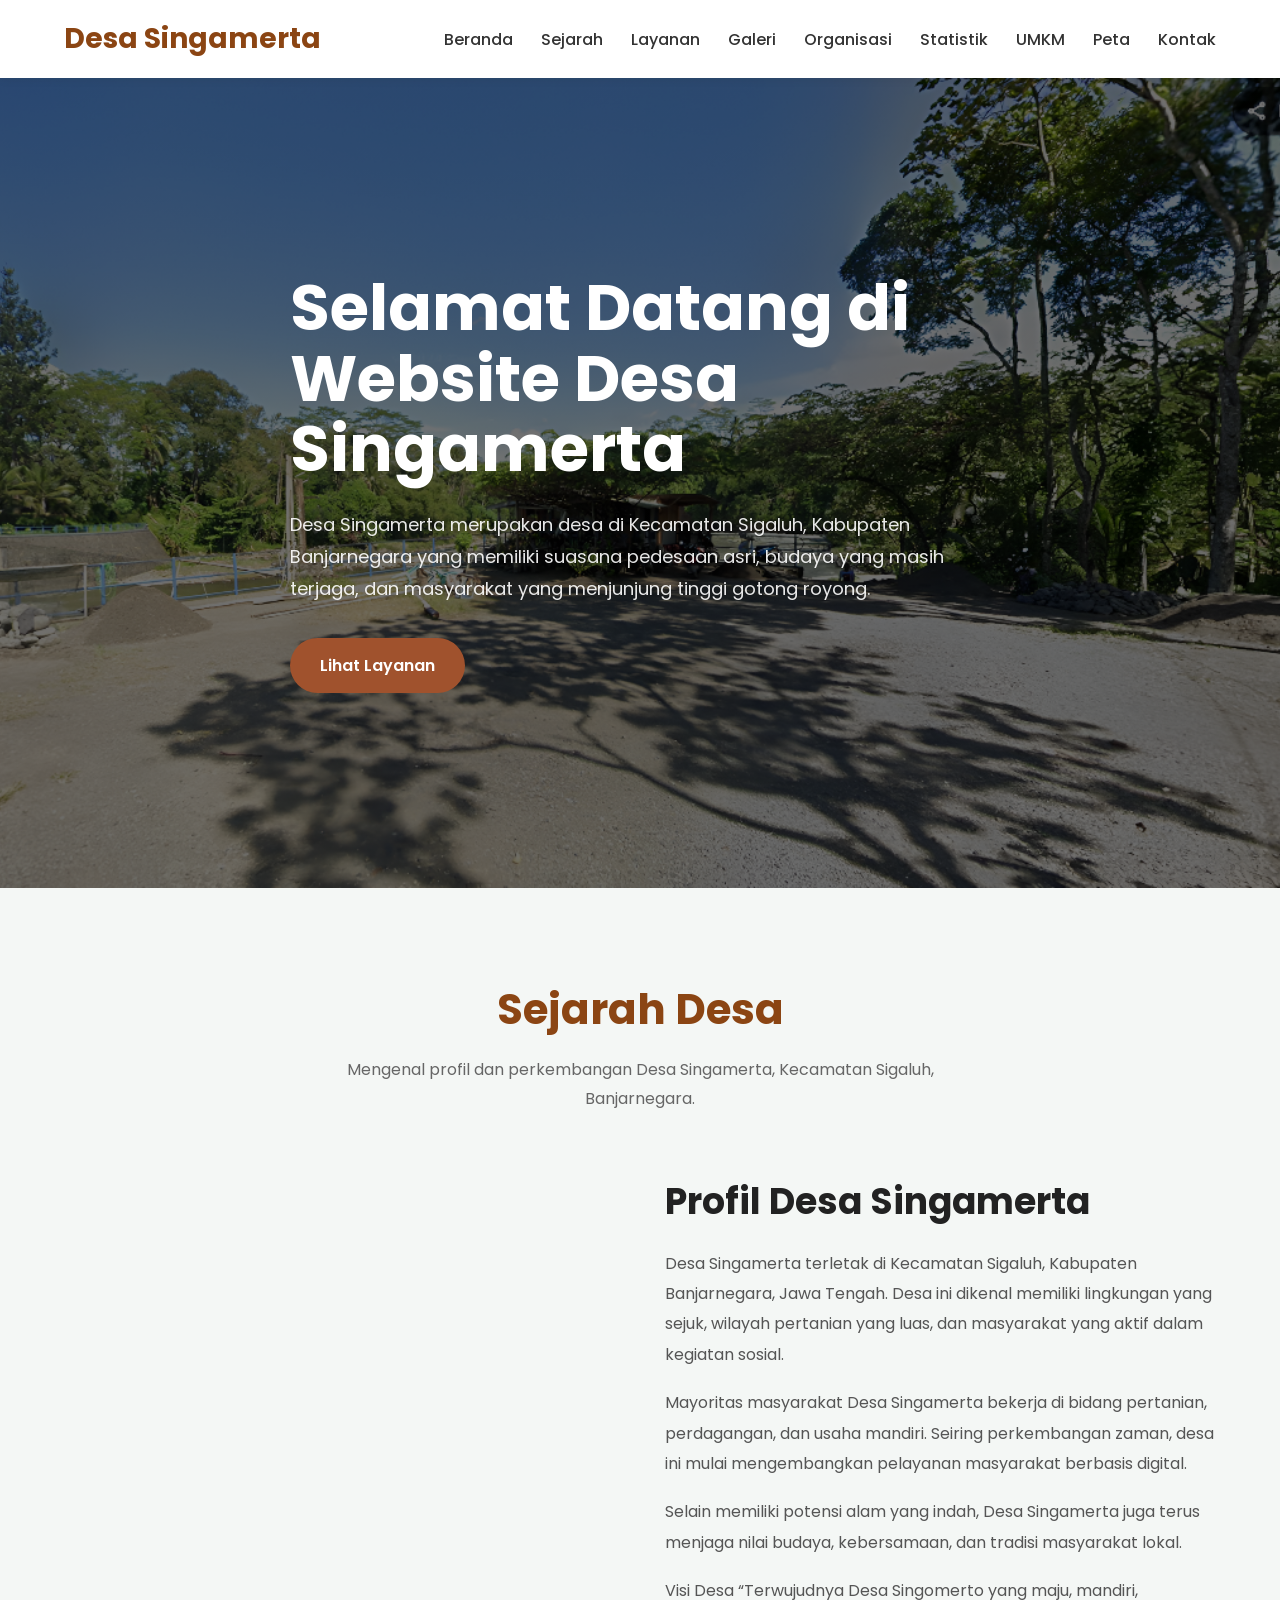
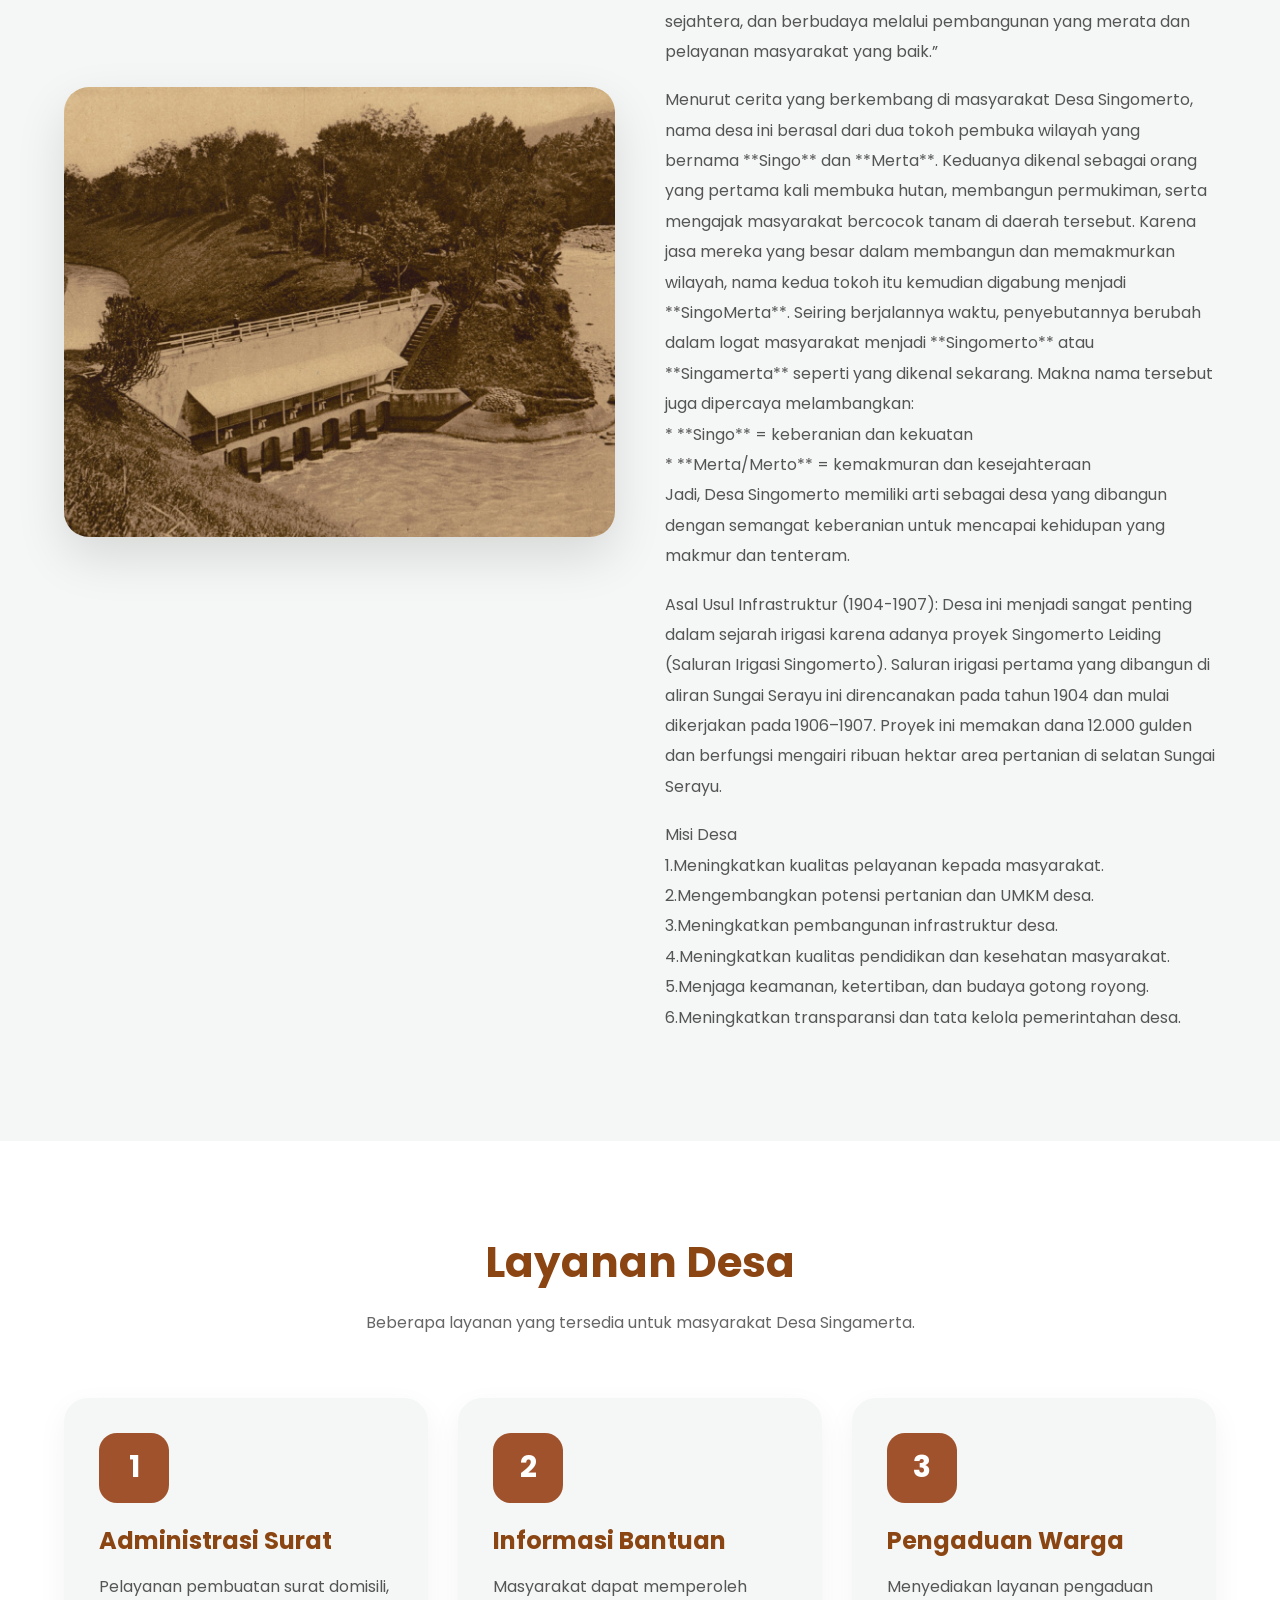
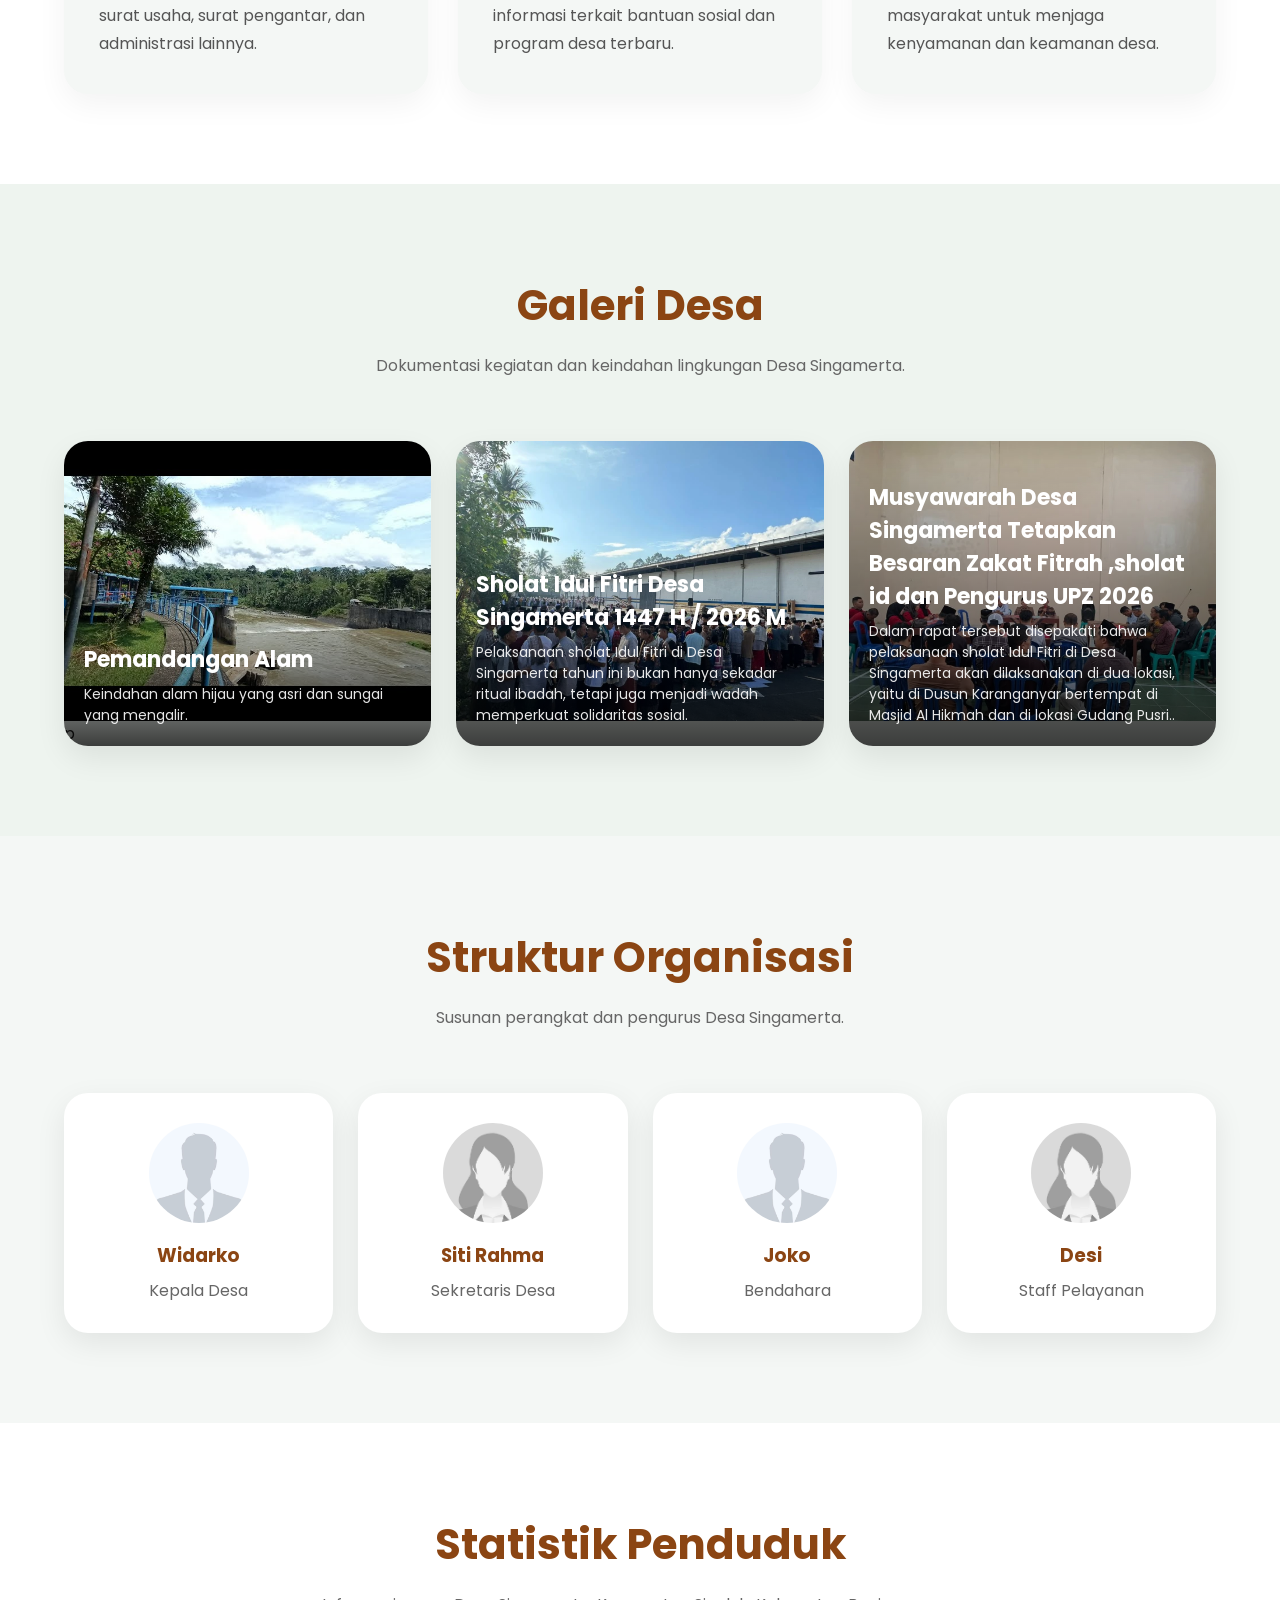
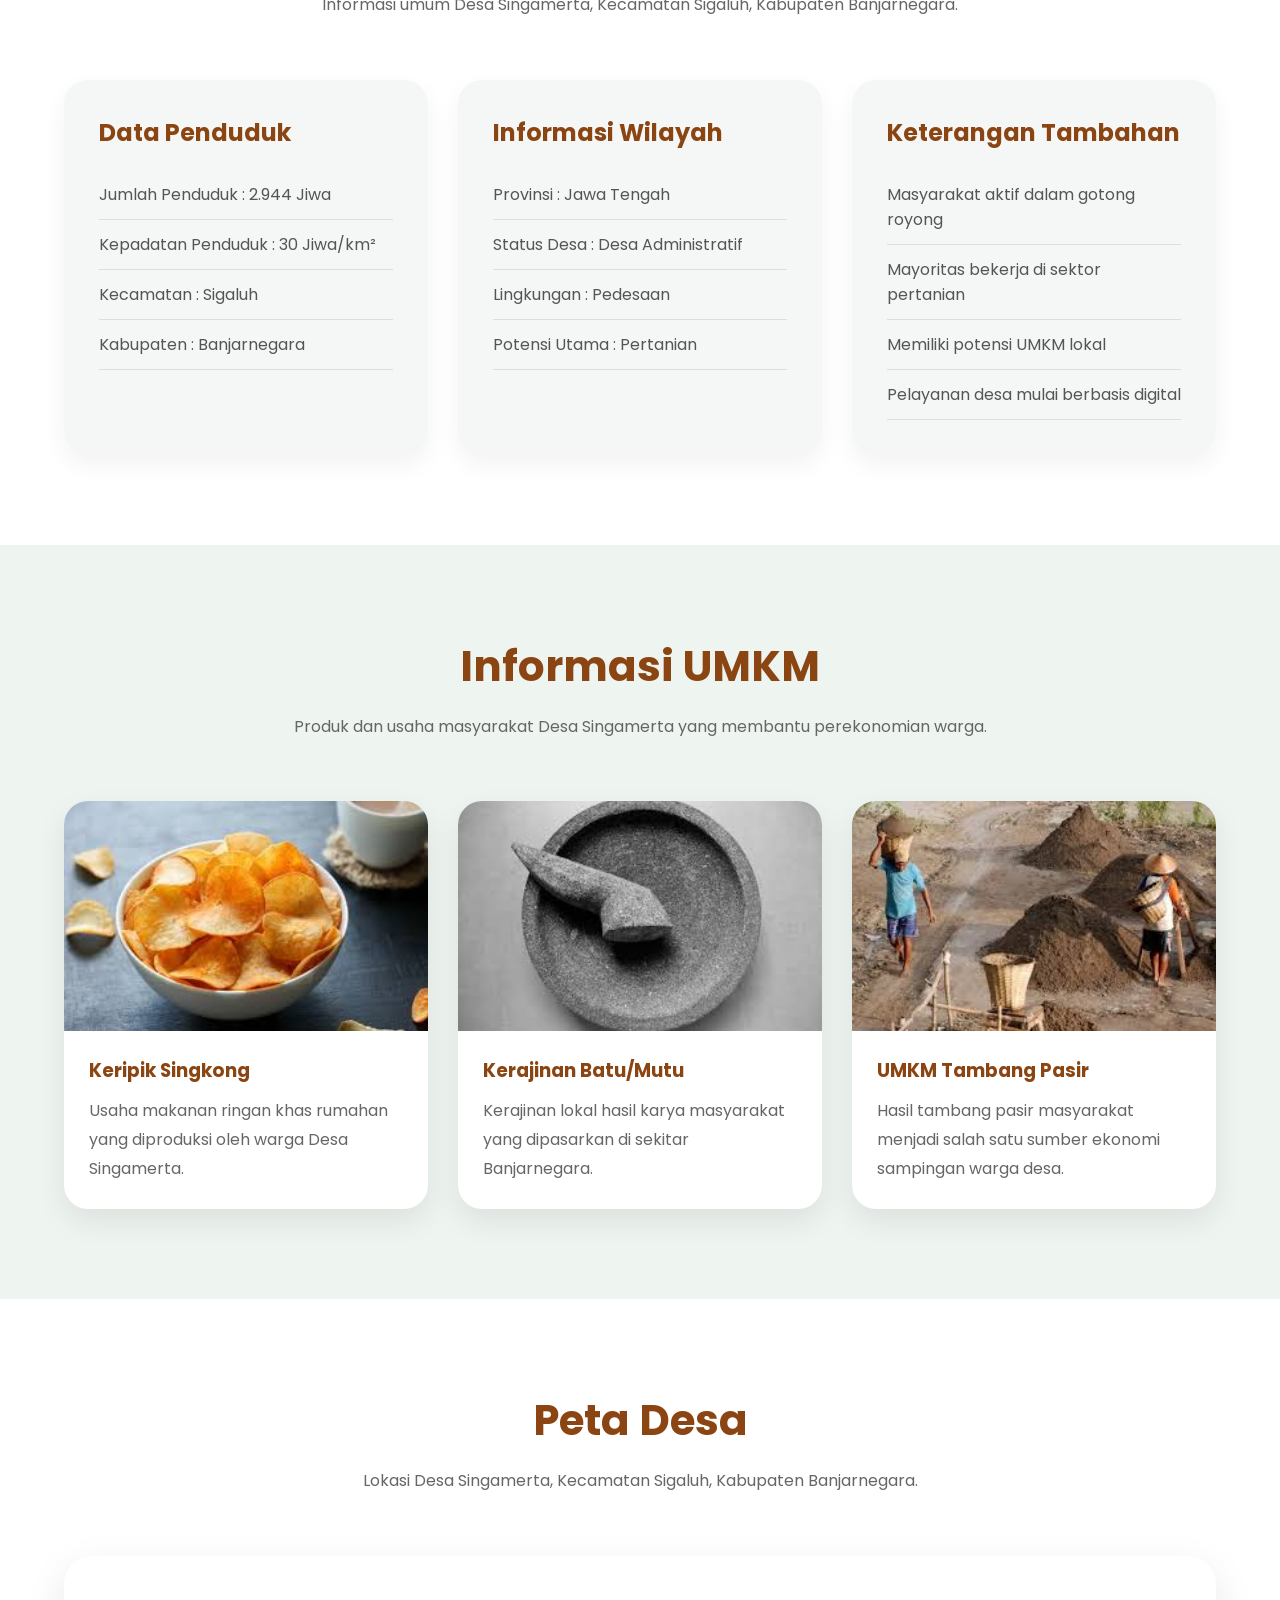
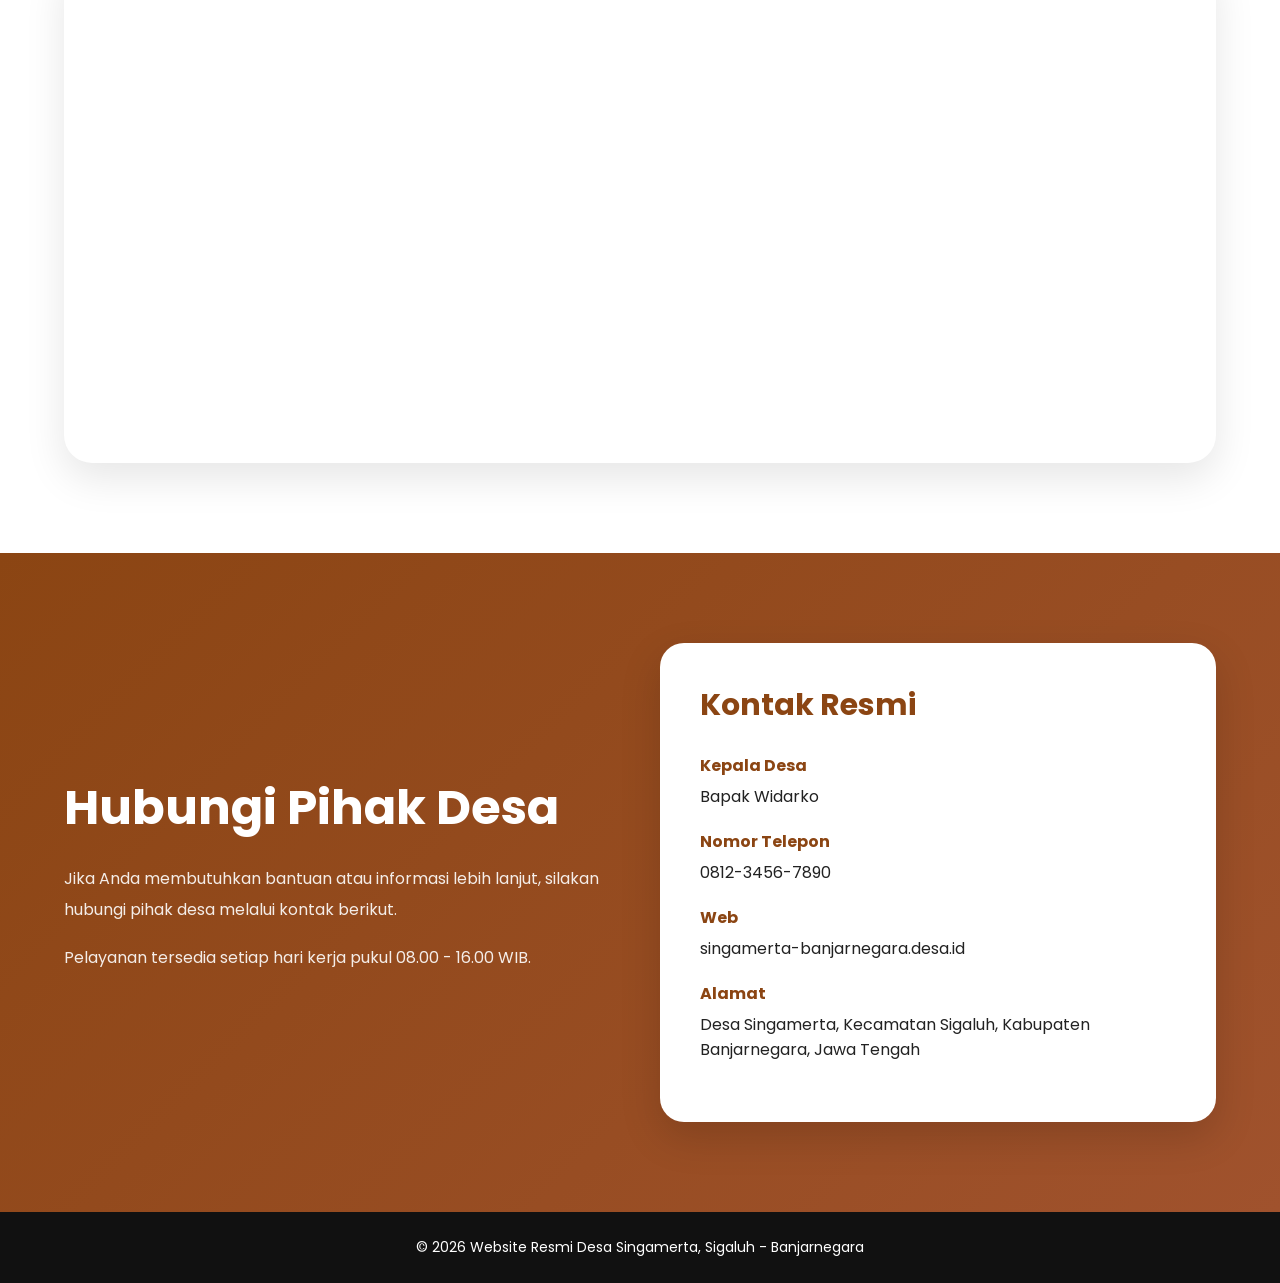
<file: desa singomerto/desa.html>
<!DOCTYPE html>
<html lang="id">
<head>
  <meta charset="UTF-8">
  <meta name="viewport" content="width=device-width, initial-scale=1.0">
  <title>Website Desa Singamerta</title>

  <link rel="preconnect" href="https://fonts.googleapis.com">
  <link rel="preconnect" href="https://fonts.gstatic.com" crossorigin>
  <link href="https://fonts.googleapis.com/css2?family=Poppins:wght@300;400;500;600;700&display=swap" rel="stylesheet">

  <style>
    * {
      margin: 0;
      padding: 0;
      box-sizing: border-box;
    }

    body {
      font-family: 'Poppins', sans-serif;
      background: #f4f7f5;
      color: #222;
      overflow-x: hidden;
    }

    img {
      width: 100%;
      display: block;
    }

    a {
      text-decoration: none;
    }

    .container {
      width: 90%;
      max-width: 1200px;
      margin: auto;
    }

    /* NAVBAR */
    nav {
      width: 100%;
      background: white;
      position: sticky;
      top: 0;
      z-index: 1000;
      box-shadow: 0 2px 10px rgba(0,0,0,0.05);
    }

    .nav-content {
      display: flex;
      justify-content: space-between;
      align-items: center;
      padding: 18px 0;
    }

    .logo {
      font-size: 28px;
      font-weight: 700;
      color: #8B4513;
    }

    .menu {
      display: flex;
      gap: 28px;
      flex-wrap: wrap;
      align-items: center;
    }

    .menu a {
      position: relative;
    }

    .menu a::after {
      content: '';
      position: absolute;
      left: 0;
      bottom: -6px;
      width: 0%;
      height: 2px;
      background: #8B4513;
      transition: 0.3s;
    }

    .menu a:hover::after {
      width: 100%;
    }

    .menu a {
      color: #333;
      font-weight: 500;
      transition: 0.3s;
    }

    .menu a:hover {
      color: #8B4513;
    }

    /* HERO */
    .hero {
      min-height: 90vh;
      background: linear-gradient(rgba(0,0,0,0.55), rgba(0,0,0,0.55)),
      url("desa\ singo.png");
      background-size: cover;
      background-position: center;
      display: flex;
      align-items: center;
      color: white;
    }

    .hero-content {
      max-width: 700px;
    }

    .hero h1 {
      font-size: 64px;
      line-height: 1.1;
      margin-bottom: 24px;
    }

    .hero p {
      font-size: 18px;
      line-height: 1.8;
      margin-bottom: 32px;
      color: rgba(255,255,255,0.9);
    }

    .btn {
      display: inline-block;
      padding: 15px 30px;
      border-radius: 50px;
      font-weight: 600;
      transition: 0.3s;
    }

    .btn-primary {
      background: #A0522D;
      color: white;
    }

    .btn-primary:hover {
      background: #6B3410;
      transform: translateY(-3px);
    }

    html {
      scroll-behavior: smooth;
    }

    /* SECTION */
    section {
      padding: 90px 0;
    }

    .section-title {
      text-align: center;
      margin-bottom: 60px;
    }

    .section-title h2 {
      font-size: 42px;
      margin-bottom: 15px;
      color: #8B4513;
    }

    .section-title p {
      color: #666;
      max-width: 700px;
      margin: auto;
      line-height: 1.8;
    }

    /* SEJARAH */
    .history {
      display: grid;
      grid-template-columns: repeat(2,1fr);
      gap: 50px;
      align-items: center;
    }

    .history-image img {
      border-radius: 25px;
      height: 450px;
      object-fit: cover;
      box-shadow: 0 20px 50px rgba(0,0,0,0.12);
    }

    .history-text h3 {
      font-size: 36px;
      margin-bottom: 20px;
    }

    .history-text p {
      color: #555;
      line-height: 1.9;
      margin-bottom: 18px;
    }

    /* LAYANAN */
    .services {
      background: white;
    }

    .service-grid {
      display: grid;
      grid-template-columns: repeat(3,1fr);
      gap: 30px;
    }

    .service-card {
      background: #f4f7f5;
      padding: 35px;
      border-radius: 24px;
      transition: 0.3s;
      box-shadow: 0 10px 30px rgba(0,0,0,0.05);
    }

    .service-card:hover {
      transform: translateY(-8px);
    }

    .service-card h3 {
      margin: 20px 0 15px;
      font-size: 24px;
      color: #8B4513;
    }

    .service-card p {
      color: #555;
      line-height: 1.8;
    }

    .icon {
      width: 70px;
      height: 70px;
      border-radius: 18px;
      background: #A0522D;
      color: white;
      display: flex;
      align-items: center;
      justify-content: center;
      font-size: 30px;
      font-weight: 700;
    }

    /* KONTAK */
    .contact {
      background: linear-gradient(135deg,#8B4513,#A0522D);
      color: white;
    }

    .contact-box {
      display: grid;
      grid-template-columns: repeat(2,1fr);
      gap: 40px;
      align-items: center;
    }

    .contact-info h2 {
      font-size: 48px;
      margin-bottom: 20px;
    }

    .contact-info p {
      line-height: 1.9;
      margin-bottom: 18px;
      color: rgba(255,255,255,0.9);
    }

    .contact-card {
      background: white;
      color: #222;
      padding: 40px;
      border-radius: 24px;
      box-shadow: 0 15px 40px rgba(0,0,0,0.15);
    }

    .contact-card h3 {
      margin-bottom: 25px;
      color: #8B4513;
      font-size: 30px;
    }

    .contact-item {
      margin-bottom: 20px;
    }

    .contact-item strong {
      display: block;
      margin-bottom: 6px;
      color: #8B4513;
    }

    /* GALERI */
    .gallery {
      background: #eef4ef;
    }

    .gallery-grid {
      display: grid;
      grid-template-columns: repeat(3,1fr);
      gap: 25px;
    }

    .gallery-item {
      overflow: hidden;
      border-radius: 24px;
      position: relative;
      box-shadow: 0 12px 30px rgba(0,0,0,0.08);
      transition: 0.3s;
    }

    .gallery-item:hover {
      transform: translateY(-8px);
    }

    .gallery-item img {
      height: 280px;
      object-fit: cover;
      transition: 0.4s;
    }

    .gallery-item:hover img {
      transform: scale(1.08);
    }

    .gallery-text {
      position: absolute;
      bottom: 0;
      left: 0;
      width: 100%;
      padding: 20px;
      background: linear-gradient(transparent, rgba(0,0,0,0.75));
      color: white;
    }

    .gallery-text h3 {
      margin-bottom: 8px;
      font-size: 22px;
    }

    .gallery-text p {
      font-size: 14px;
      color: rgba(255,255,255,0.9);
    }

    /* PETA */
    .map-section {
      background: white;
    }

    .map-box {
      border-radius: 28px;
      overflow: hidden;
      box-shadow: 0 15px 40px rgba(0,0,0,0.1);
      margin-top: 40px;
    }

    .map-box iframe {
      width: 100%;
      height: 500px;
      border: none;
    }

    /* ORGANISASI */
    .organization {
      background: #f4f7f5;
    }

    .org-grid {
      display: grid;
      grid-template-columns: repeat(4,1fr);
      gap: 25px;
    }

    .org-card {
      background: white;
      padding: 30px;
      border-radius: 24px;
      text-align: center;
      box-shadow: 0 10px 30px rgba(0,0,0,0.08);
      transition: 0.3s;
    }

    .org-card:hover {
      transform: translateY(-8px);
    }

    .org-photo {
      width: 100px;
      height: 100px;
      border-radius: 50%;
      margin: auto;
      margin-bottom: 18px;
      object-fit: cover;
    }

    .org-card h3 {
      color: #8B4513;
      margin-bottom: 8px;
    }

    .org-card p {
      color: #666;
    }

    /* STATISTIK */
    .stats {
      background: white;
    }

    .stats-grid {
      display: grid;
      grid-template-columns: repeat(3,1fr);
      gap: 30px;
    }

    .stats-card {
      background: #f4f7f5;
      padding: 35px;
      border-radius: 24px;
      box-shadow: 0 10px 25px rgba(0,0,0,0.05);
    }

    .stats-card h3 {
      color: #8B4513;
      margin-bottom: 20px;
      font-size: 24px;
    }

    .stats-card ul {
      list-style: none;
    }

    .stats-card li {
      padding: 12px 0;
      border-bottom: 1px solid #ddd;
      color: #555;
    }

    /* UMKM */
    .umkm {
      background: #eef4ef;
    }

    .umkm-grid {
      display: grid;
      grid-template-columns: repeat(3,1fr);
      gap: 30px;
    }

    .umkm-card {
      background: white;
      border-radius: 24px;
      overflow: hidden;
      box-shadow: 0 12px 30px rgba(0,0,0,0.08);
      transition: 0.3s;
    }

    .umkm-card:hover {
      transform: translateY(-8px);
    }

    .umkm-card img {
      height: 230px;
      object-fit: cover;
    }

    .umkm-content {
      padding: 25px;
    }

    .umkm-content h3 {
      color: #8B4513;
      margin-bottom: 12px;
    }

    .umkm-content p {
      color: #666;
      line-height: 1.8;
    }

    /* FOOTER */
    footer {
      background: #111;
      color: white;
      text-align: center;
      padding: 25px 20px;
      font-size: 14px;
    }

    /* RESPONSIVE */
    @media (max-width: 992px) {
      .history,
      .contact-box,
      .service-grid,
      .gallery-grid,
      .org-grid,
      .stats-grid,
      .umkm-grid {
        grid-template-columns: 1fr;
      }

      .hero h1 {
        font-size: 48px;
      }
    }

    @media (max-width: 1200px) {
      .org-grid {
        grid-template-columns: repeat(2,1fr);
      }

      .service-grid,
      .gallery-grid,
      .umkm-grid,
      .stats-grid {
        grid-template-columns: repeat(2,1fr);
      }
    }

    @media (max-width: 768px) {
      .nav-content {
        flex-direction: column;
        gap: 16px;
      }

      nav {
        padding: 8px 0;
      }

      .menu {
        justify-content: center;
        gap: 14px;
      }

      .menu a {
        font-size: 14px;
      }

      .hero {
        min-height: 75vh;
        text-align: center;
        padding: 120px 0 80px;
      }

      .hero h1 {
        font-size: 38px;
        line-height: 1.2;
      }

      .hero p {
        font-size: 16px;
      }

      .section-title h2 {
        font-size: 32px;
      }

      .history-text h3 {
        font-size: 28px;
      }

      .contact-info h2 {
        font-size: 34px;
      }

      .contact-card {
        padding: 28px;
      }

      .service-card,
      .stats-card,
      .org-card,
      .umkm-content {
        padding: 24px;
      }

      .gallery-item img,
      .umkm-card img {
        height: 220px;
      }

      .map-box iframe {
        height: 320px;
      }
    }

    @media (max-width: 480px) {
      .container {
        width: 92%;
      }

      section {
        padding: 70px 0;
      }

      .hero h1 {
        font-size: 30px;
      }

      .hero p {
        font-size: 15px;
        line-height: 1.7;
      }

      .section-title h2 {
        font-size: 28px;
      }

      .history-text h3,
      .contact-info h2 {
        font-size: 26px;
      }

      .btn {
        width: 100%;
        text-align: center;
      }

      .gallery-grid,
      .service-grid,
      .org-grid,
      .stats-grid,
      .umkm-grid {
        grid-template-columns: 1fr;
      }

      .history-image img {
        height: 280px;
      }

      .gallery-item img,
      .umkm-card img {
        height: 200px;
      }

      .logo {
        font-size: 24px;
      }

      .contact-card h3,
      .stats-card h3,
      .service-card h3 {
        font-size: 22px;
      }
    }
  </style>
</head>
<body>

  <!-- NAVBAR -->
  <nav>
    <div class="container nav-content">
      <div class="logo">Desa Singamerta</div>

      <div class="menu">
        <a href="#home">Beranda</a>
        <a href="#sejarah">Sejarah</a>
        <a href="#layanan">Layanan</a>
        <a href="#galeri">Galeri</a>
        <a href="#organisasi">Organisasi</a>
        <a href="#statistik">Statistik</a>
        <a href="#umkm">UMKM</a>
        <a href="#peta">Peta</a>
        <a href="#kontak">Kontak</a>
      </div>
    </div>
  </nav>

  <!-- HERO -->
  <section class="hero" id="home">
    <div class="container hero-content">
      <h1>Selamat Datang di Website Desa Singamerta</h1>

      <p>
        Desa Singamerta merupakan desa di Kecamatan Sigaluh, Kabupaten Banjarnegara yang memiliki suasana pedesaan asri, budaya yang masih terjaga, dan masyarakat yang menjunjung tinggi gotong royong.
      </p>

      <a href="#layanan" class="btn btn-primary">Lihat Layanan</a>
    </div>
  </section>

  <!-- SEJARAH -->
  <section id="sejarah">
    <div class="container">

      <div class="section-title">
        <h2>Sejarah Desa</h2>
        <p>
          Mengenal profil dan perkembangan Desa Singamerta, Kecamatan Sigaluh, Banjarnegara.
        </p>
      </div>

      <div class="history">

        <div class="history-image">
          <img src="desa singomerto.png" alt="Desa">
        </div>

        <div class="history-text">
          <h3>Profil Desa Singamerta</h3>

          <p>
            Desa Singamerta terletak di Kecamatan Sigaluh, Kabupaten Banjarnegara, Jawa Tengah. Desa ini dikenal memiliki lingkungan yang sejuk, wilayah pertanian yang luas, dan masyarakat yang aktif dalam kegiatan sosial.
          </p>

          <p>
            Mayoritas masyarakat Desa Singamerta bekerja di bidang pertanian, perdagangan, dan usaha mandiri. Seiring perkembangan zaman, desa ini mulai mengembangkan pelayanan masyarakat berbasis digital.
          </p>

          <p>
            Selain memiliki potensi alam yang indah, Desa Singamerta juga terus menjaga nilai budaya, kebersamaan, dan tradisi masyarakat lokal.
          </p>
          <p>
            Visi Desa

“Terwujudnya Desa Singomerto yang maju, mandiri, sejahtera, dan berbudaya melalui pembangunan yang merata dan pelayanan masyarakat yang baik.”
          </p>
          <P>
            Menurut cerita yang berkembang di masyarakat Desa Singomerto, nama desa ini berasal dari dua tokoh pembuka wilayah yang bernama **Singo** dan **Merta**. Keduanya dikenal sebagai orang yang pertama kali membuka hutan, membangun permukiman, serta mengajak masyarakat bercocok tanam di daerah tersebut.

Karena jasa mereka yang besar dalam membangun dan memakmurkan wilayah, nama kedua tokoh itu kemudian digabung menjadi **SingoMerta**. Seiring berjalannya waktu, penyebutannya berubah dalam logat masyarakat menjadi **Singomerto** atau **Singamerta** seperti yang dikenal sekarang.

Makna nama tersebut juga dipercaya melambangkan:<br>

* **Singo** = keberanian dan kekuatan<br>
* **Merta/Merto** = kemakmuran dan kesejahteraan<br>

Jadi, Desa Singomerto memiliki arti sebagai desa yang dibangun dengan semangat keberanian untuk mencapai kehidupan yang makmur dan tenteram.
          </P>
          <p>
            Asal Usul Infrastruktur (1904-1907): Desa ini menjadi sangat penting dalam sejarah irigasi karena adanya proyek Singomerto Leiding (Saluran Irigasi Singomerto). Saluran irigasi pertama yang dibangun di aliran Sungai Serayu ini direncanakan pada tahun 1904 dan mulai dikerjakan pada 1906–1907. Proyek ini memakan dana 12.000 gulden dan berfungsi mengairi ribuan hektar area pertanian di selatan Sungai Serayu.
          </p>
          <P>
Misi Desa<br>
1.Meningkatkan kualitas pelayanan kepada masyarakat.<br>
2.Mengembangkan potensi pertanian dan UMKM desa.<br>
3.Meningkatkan pembangunan infrastruktur desa.<br>
4.Meningkatkan kualitas pendidikan dan kesehatan masyarakat.<br>
5.Menjaga keamanan, ketertiban, dan budaya gotong royong.<br>
6.Meningkatkan transparansi dan tata kelola pemerintahan desa.
          </p>
        </div>

      </div>
    </div>
  </section>

  <!-- LAYANAN -->
  <section class="services" id="layanan">
    <div class="container">

      <div class="section-title">
        <h2>Layanan Desa</h2>
        <p>
          Beberapa layanan yang tersedia untuk masyarakat Desa Singamerta.
        </p>
      </div>

      <div class="service-grid">

        <div class="service-card">
          <div class="icon">1</div>
          <h3>Administrasi Surat</h3>
          <p>
            Pelayanan pembuatan surat domisili, surat usaha, surat pengantar, dan administrasi lainnya.
          </p>
        </div>

        <div class="service-card">
          <div class="icon">2</div>
          <h3>Informasi Bantuan</h3>
          <p>
            Masyarakat dapat memperoleh informasi terkait bantuan sosial dan program desa terbaru.
          </p>
        </div>

        <div class="service-card">
          <div class="icon">3</div>
          <h3>Pengaduan Warga</h3>
          <p>
            Menyediakan layanan pengaduan masyarakat untuk menjaga kenyamanan dan keamanan desa.
          </p>
        </div>

      </div>
    </div>
  </section>

  <!-- GALERI -->
  <section class="gallery" id="galeri">
    <div class="container">

      <div class="section-title">
        <h2>Galeri Desa</h2>
        <p>
          Dokumentasi kegiatan dan keindahan lingkungan Desa Singamerta.
        </p>
      </div>

      <div class="gallery-grid">

        <div class="gallery-item">
          <img src="pemandangan.jpg" alt="Pemandangan Desa">
p
          <div class="gallery-text">
            <h3>Pemandangan Alam</h3>
            <p>Keindahan alam hijau yang asri dan sungai yang mengalir.</p>
          </div>
        </div>

        <div class="gallery-item">
          <img src="solat id.png" alt="Sholat Idul Fitri Desa Singamerta 1447 H / 2026 M ">

          <div class="gallery-text">
            <h3>Sholat Idul Fitri Desa Singamerta 1447 H / 2026 M</h3>
            <p>Pelaksanaan sholat Idul Fitri di Desa Singamerta tahun ini bukan hanya sekadar ritual ibadah, tetapi juga menjadi wadah memperkuat solidaritas sosial.</p>
          </div>
        </div>

        <div class="gallery-item">
          <img src="musyawarah.png" alt="Musyawarah Desa">

          <div class="gallery-text">
            <h3>Musyawarah Desa Singamerta Tetapkan Besaran Zakat Fitrah ,sholat id dan Pengurus UPZ 2026</h3>
            <p>Dalam rapat tersebut disepakati bahwa pelaksanaan sholat Idul Fitri di Desa Singamerta akan dilaksanakan di dua lokasi, yaitu di Dusun Karanganyar bertempat di Masjid Al Hikmah dan di lokasi Gudang Pusri..</p>
          </div>
        </div>

      </div>
    </div>
  </section>

  <!-- ORGANISASI -->
  <section class="organization" id="organisasi">
    <div class="container">

      <div class="section-title">
        <h2>Struktur Organisasi</h2>
        <p>
          Susunan perangkat dan pengurus Desa Singamerta.
        </p>
      </div>

      <div class="org-grid">

        <div class="org-card">
          <img class="org-photo" src="profil laki laki.jpg" alt="Kepala Desa">
          <h3>Widarko</h3>
          <p>Kepala Desa</p>
        </div>

        <div class="org-card">
          <img class="org-photo" src="profil perempuan.jpg" alt="Sekretaris Desa">
          <h3>Siti Rahma</h3>
          <p>Sekretaris Desa</p>
        </div>

        <div class="org-card">
          <img class="org-photo" src="profil laki laki.jpg" alt="Bendahara">
          <h3>Joko</h3>
          <p>Bendahara</p>
        </div>

        <div class="org-card">
          <img class="org-photo" src="profil perempuan.jpg" alt="Staff Desa">
          <h3>Desi</h3>
          <p>Staff Pelayanan</p>
        </div>

      </div>
    </div>
  </section>

  <!-- STATISTIK -->
  <!-- STATISTIK -->
<section class="stats" id="statistik">
  <div class="container">

    <div class="section-title">
      <h2>Statistik Penduduk</h2>
      <p>
        Informasi umum Desa Singamerta, Kecamatan Sigaluh, Kabupaten Banjarnegara.
      </p>
    </div>

    <div class="stats-grid">

      <div class="stats-card">
        <h3>Data Penduduk</h3>
        <ul>
          <li>Jumlah Penduduk : 2.944 Jiwa</li>
          <li>Kepadatan Penduduk : 30 Jiwa/km²</li>
          <li>Kecamatan : Sigaluh</li>
          <li>Kabupaten : Banjarnegara</li>
        </ul>
      </div>

      <div class="stats-card">
        <h3>Informasi Wilayah</h3>
        <ul>
          <li>Provinsi : Jawa Tengah</li>
          <li>Status Desa : Desa Administratif</li>
          <li>Lingkungan : Pedesaan</li>
          <li>Potensi Utama : Pertanian</li>
        </ul>
      </div>

      <div class="stats-card">
        <h3>Keterangan Tambahan</h3>
        <ul>
          <li>Masyarakat aktif dalam gotong royong</li>
          <li>Mayoritas bekerja di sektor pertanian</li>
          <li>Memiliki potensi UMKM lokal</li>
          <li>Pelayanan desa mulai berbasis digital</li>
        </ul>
      </div>

    </div>
  </div>
</section>

  <!-- UMKM -->
  <section class="umkm" id="umkm">
    <div class="container">

      <div class="section-title">
        <h2>Informasi UMKM</h2>
        <p>
          Produk dan usaha masyarakat Desa Singamerta yang membantu perekonomian warga.
        </p>
      </div>

      <div class="umkm-grid">

        <div class="umkm-card">
          <img src="keripik.jpg" alt="UMKM">

          <div class="umkm-content">
            <h3>Keripik Singkong</h3>
            <p>
              Usaha makanan ringan khas rumahan yang diproduksi oleh warga Desa Singamerta.
            </p>
          </div>
        </div>

        <div class="umkm-card">
          <img src="mutu.jpg" alt="UMKM">

          <div class="umkm-content">
            <h3>Kerajinan Batu/Mutu</h3>
            <p>
              Kerajinan lokal hasil karya masyarakat yang dipasarkan di sekitar Banjarnegara.
            </p>
          </div>
        </div>

        <div class="umkm-card">
          <img src="pasir.jpg" alt="UMKM">

          <div class="umkm-content">
            <h3>UMKM Tambang Pasir</h3>
            <p>
              Hasil tambang pasir masyarakat menjadi salah satu sumber ekonomi sampingan warga desa.
            </p>
          </div>
        </div>

      </div>
    </div>
  </section>

  <!-- PETA -->
  <section class="map-section" id="peta">
    <div class="container">

      <div class="section-title">
        <h2>Peta Desa</h2>
        <p>
          Lokasi Desa Singamerta, Kecamatan Sigaluh, Kabupaten Banjarnegara.
        </p>
      </div>

      <div class="map-box">
        <iframe
          src="https://www.google.com/maps/embed?pb=!1m18!1m12!1m3!1d1158.120282481486!2d109.74073287204028!3d-7.391327070247364!2m3!1f0!2f0!3f0!3m2!1i1024!2i768!4f13.1!3m3!1m2!1s0x2e7aa895d4194e9f%3A0x373066b356d8b5b5!2sKantor%20Balai%20Desa%20Singamerta!5e0!3m2!1sid!2sid!4v1779598865934!5m2!1sid!2sid" width="600" height="450" style="border:0;" allowfullscreen="" loading="lazy" referrerpolicy="no-referrer-when-downgrade"
          allowfullscreen=""
          loading="lazy">
        </iframe>
      </div>

    </div>
  </section>

  <!-- KONTAK -->
  <section class="contact" id="kontak">
    <div class="container contact-box">

      <div class="contact-info">
        <h2>Hubungi Pihak Desa</h2>

        <p>
          Jika Anda membutuhkan bantuan atau informasi lebih lanjut, silakan hubungi pihak desa melalui kontak berikut.
        </p>

        <p>
          Pelayanan tersedia setiap hari kerja pukul 08.00 - 16.00 WIB.
        </p>
      </div>

      <div class="contact-card">
        <h3>Kontak Resmi</h3>

        <div class="contact-item">
          <strong>Kepala Desa</strong>
          <span>Bapak Widarko</span>
        </div>

        <div class="contact-item">
          <strong>Nomor Telepon</strong>
          <span>0812-3456-7890</span>
        </div>

        <div class="contact-item">
          <strong>Web</strong>
          <span>singamerta-banjarnegara.desa.id</span>
        </div>

        <div class="contact-item">
          <strong>Alamat</strong>
          <span>Desa Singamerta, Kecamatan Sigaluh, Kabupaten Banjarnegara, Jawa Tengah</span>
        </div>
      </div>

    </div>
  </section>

  <!-- FOOTER -->
  <footer>
    © 2026 Website Resmi Desa Singamerta, Sigaluh - Banjarnegara
  </footer>

</body>
</html>
</file>
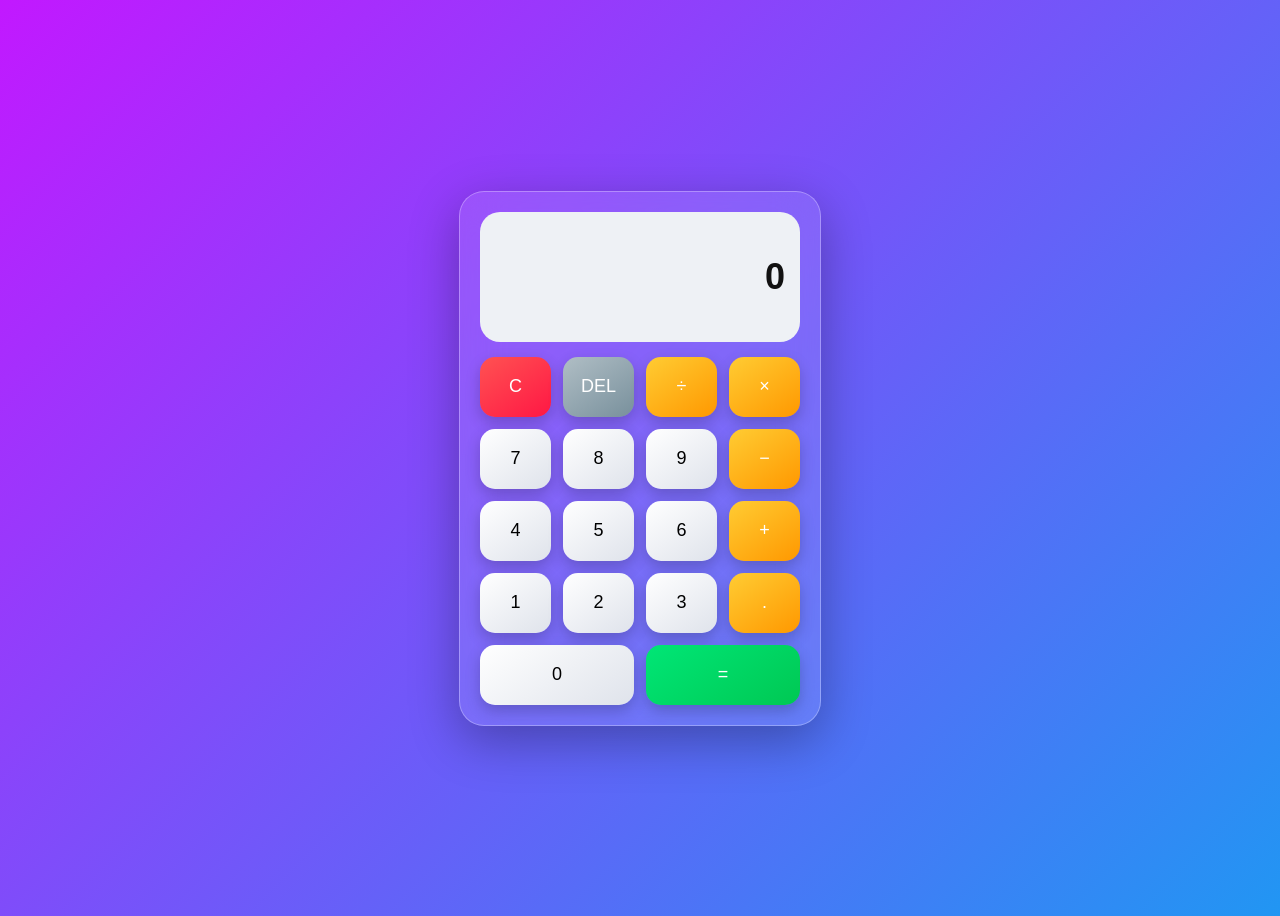
<file: kalkulator/kalkulator.html>
<!DOCTYPE html>
<html lang="id">
<head>
<meta charset="UTF-8">
<title>Kalkulator UI Gradient</title>

<style>
body {
    font-family: Arial;
    background: linear-gradient(135deg, #c218ff, #2196f3);
    display: flex;
    justify-content: center;
    align-items: center;
    height: 100vh;
}

/* card */
.kalkulator {
    background: rgba(255,255,255,0.1);
    backdrop-filter: blur(20px);
    border: 1px solid rgba(255,255,255,0.3);
    padding: 20px;
    border-radius: 25px;
    width: 320px;
    box-shadow: 0 15px 50px rgba(0,0,0,0.3);
}

/* display */
.display {
    background: #eef1f5;
    border-radius: 20px;
    padding: 15px;
    margin-bottom: 15px;
    height: 100px;
    display: flex;
    flex-direction: column;
    justify-content: center;
}

/* history */
#history {
    font-size: 14px;
    color: #555;
    text-align: right;
}

/* hasil */
#hasil {
    font-size: 36px;
    text-align: right;
    font-weight: bold;
    color: #111;
}

/* tombol */
.tombol {
    display: grid;
    grid-template-columns: repeat(4, 1fr);
    gap: 12px;
}

button {
    height: 60px;
    border: none;
    border-radius: 15px;
    font-size: 18px;
    cursor: pointer;
    transition: 0.2s;
    box-shadow: 0 6px 15px rgba(0,0,0,0.2);
}

button:active {
    transform: scale(0.95);
}

/* angka */
.angka {
    background: linear-gradient(145deg, #ffffff, #dfe3eb);
}

/* operator */
.operator {
    background: linear-gradient(145deg, #ffcc33, #ff9800);
    color: white;
}

/* equal */
.equal {
    background: linear-gradient(145deg, #00e676, #00c853);
    color: white;
    grid-column: span 2;
}

/* clear */
.clear {
    background: linear-gradient(145deg, #ff5252, #ff1744);
    color: white;
}

/* del */
.del {
    background: linear-gradient(145deg, #b0bec5, #78909c);
    color: white;
}
</style>

</head>
<body>

<div class="kalkulator">

    <!-- display -->
    <div class="display">
        <div id="history"></div>
        <div id="hasil">0</div>
    </div>

    <!-- tombol -->
    <div class="tombol">
        <button class="clear" onclick="clearAll()">C</button>
        <button class="del" onclick="hapusSatu()">DEL</button>
        <button class="operator" onclick="inputAngka('/')">÷</button>
        <button class="operator" onclick="inputAngka('*')">×</button>

        <button class="angka" onclick="inputAngka('7')">7</button>
        <button class="angka" onclick="inputAngka('8')">8</button>
        <button class="angka" onclick="inputAngka('9')">9</button>
        <button class="operator" onclick="inputAngka('-')">−</button>

        <button class="angka" onclick="inputAngka('4')">4</button>
        <button class="angka" onclick="inputAngka('5')">5</button>
        <button class="angka" onclick="inputAngka('6')">6</button>
        <button class="operator" onclick="inputAngka('+')">+</button>

        <button class="angka" onclick="inputAngka('1')">1</button>
        <button class="angka" onclick="inputAngka('2')">2</button>
        <button class="angka" onclick="inputAngka('3')">3</button>
        <button class="operator" onclick="inputAngka('.')">.</button>

        <button class="angka" style="grid-column: span 2;" onclick="inputAngka('0')">0</button>
        <button class="equal" onclick="hitung()">=</button>
    </div>

</div>

<script>
let ekspresi = "";

function inputAngka(angka) {
    ekspresi += angka;
    document.getElementById("hasil").textContent = ekspresi;
}

function clearAll() {
    ekspresi = "";
    document.getElementById("hasil").textContent = "0";
    document.getElementById("history").textContent = "";
}

function hapusSatu() {
    ekspresi = ekspresi.slice(0, -1);
    document.getElementById("hasil").textContent = ekspresi || "0";
}

function hitung() {
    try {
        let hasil = eval(ekspresi);

        document.getElementById("history").textContent = ekspresi + " =";
        document.getElementById("hasil").textContent = hasil;

        ekspresi = hasil.toString();

    } catch {
        alert("Input tidak valid!");
    }
}
</script>

</body>
</html>
</file>
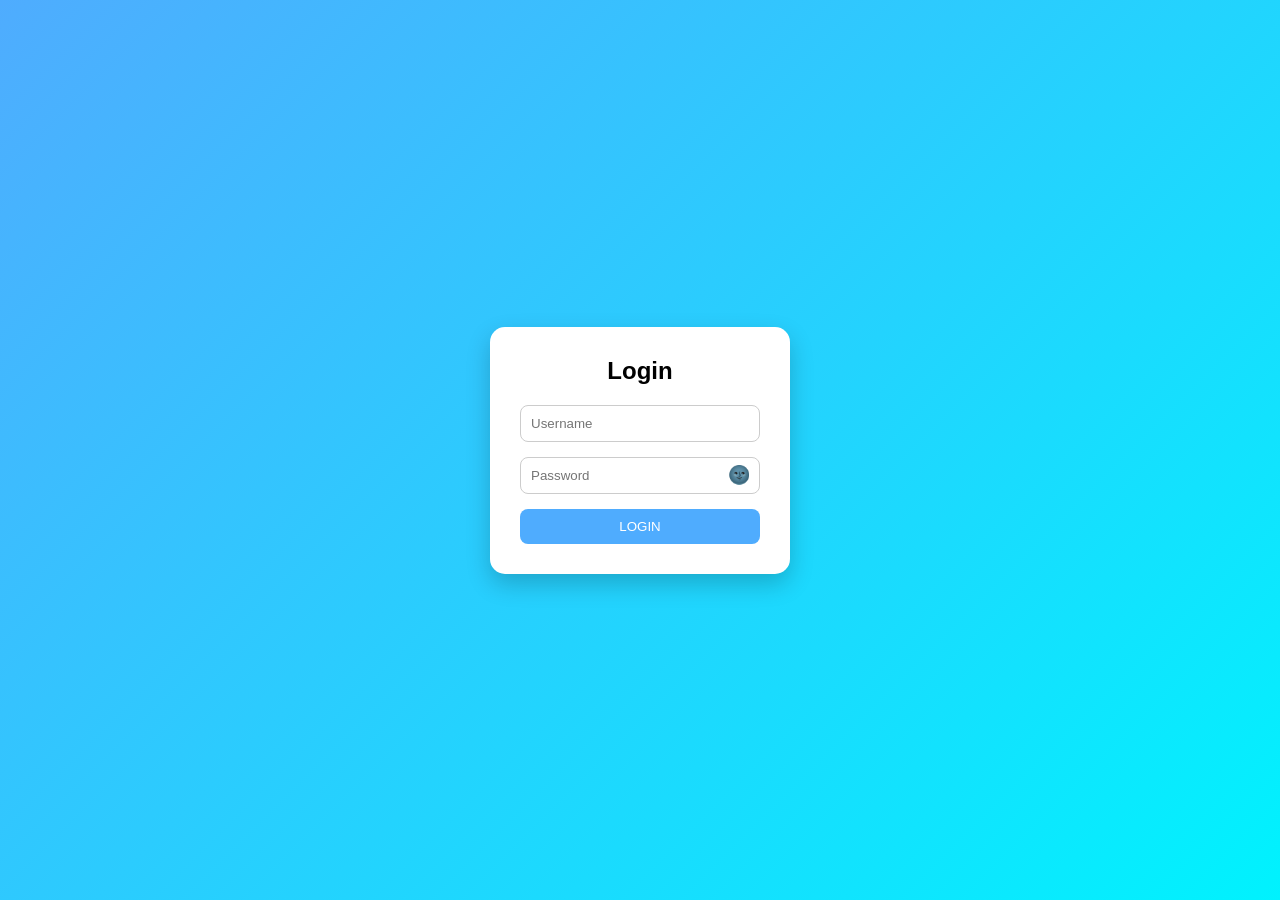
<file: login/login.html>
<!DOCTYPE html>
<html lang="id">
<head>
<meta charset="UTF-8">
<meta name="viewport" content="width=device-width, initial-scale=1.0">
<title>Login Notif</title>

<style>
* {
    margin: 0;
    padding: 0;
    box-sizing: border-box;
    font-family: Arial, sans-serif;
}

body {
    height: 100vh;
    background: linear-gradient(135deg, #4facfe, #00f2fe);
    display: flex;
    justify-content: center;
    align-items: center;
}

/* Card */
.login-box {
    background: white;
    padding: 30px;
    border-radius: 15px;
    width: 300px;
    box-shadow: 0 10px 25px rgba(0,0,0,0.2);
    text-align: center;
}

.login-box h2 {
    margin-bottom: 20px;
}

.input-group {
    margin-bottom: 15px;
    text-align: left;
}

.password-box {
    position: relative;
}

.password-box input {
    width: 100%;
    padding: 10px;
    padding-right: 40px;
    border-radius: 8px;
    border: 1px solid #ccc;
}

.eye {
    position: absolute;
    right: 10px;
    top: 50%;
    transform: translateY(-50%);
    cursor: pointer;
    font-size: 18px;
}

.input-group input {
    width: 100%;
    padding: 10px;
    border-radius: 8px;
    border: 1px solid #ccc;
}

button {
    width: 100%;
    padding: 10px;
    background: #4facfe;
    border: none;
    color: white;
    border-radius: 8px;
    cursor: pointer;
}
</style>
</head>

<body>

<div class="login-box">
    <h2>Login</h2>

    <div class="input-group">
        <input type="text" id="username" placeholder="Username">
    </div>

    <div class="input-group password-box">
        <input type="password" id="password" placeholder="Password">
        <span class="eye" id="eyeIcon" onclick="lihatPassword()">🌚</span>
    </div>

    <button onclick="login()">LOGIN</button>
</div>

<script>
function login() {
    let user = document.getElementById("username").value;
    let pass = document.getElementById("password").value;

    let usernameBenar = "gerend";
    let passwordBenar = "209817";

    if (user === usernameBenar && pass === passwordBenar) {
        alert("✅ Login Berhasil");
    } else {
        alert("❌ Login Gagal");
    }
}

// toggle password + icon
function lihatPassword() {
    let passInput = document.getElementById("password");
    let icon = document.getElementById("eyeIcon");

    if (passInput.type === "password") {
        passInput.type = "text";
        icon.innerText = "🌝"; // mata terbuka
    } else {
        passInput.type = "password";
        icon.innerText = "🌚"; // mata tertutup
    }
}
</script>

</body>
</html>
</file>
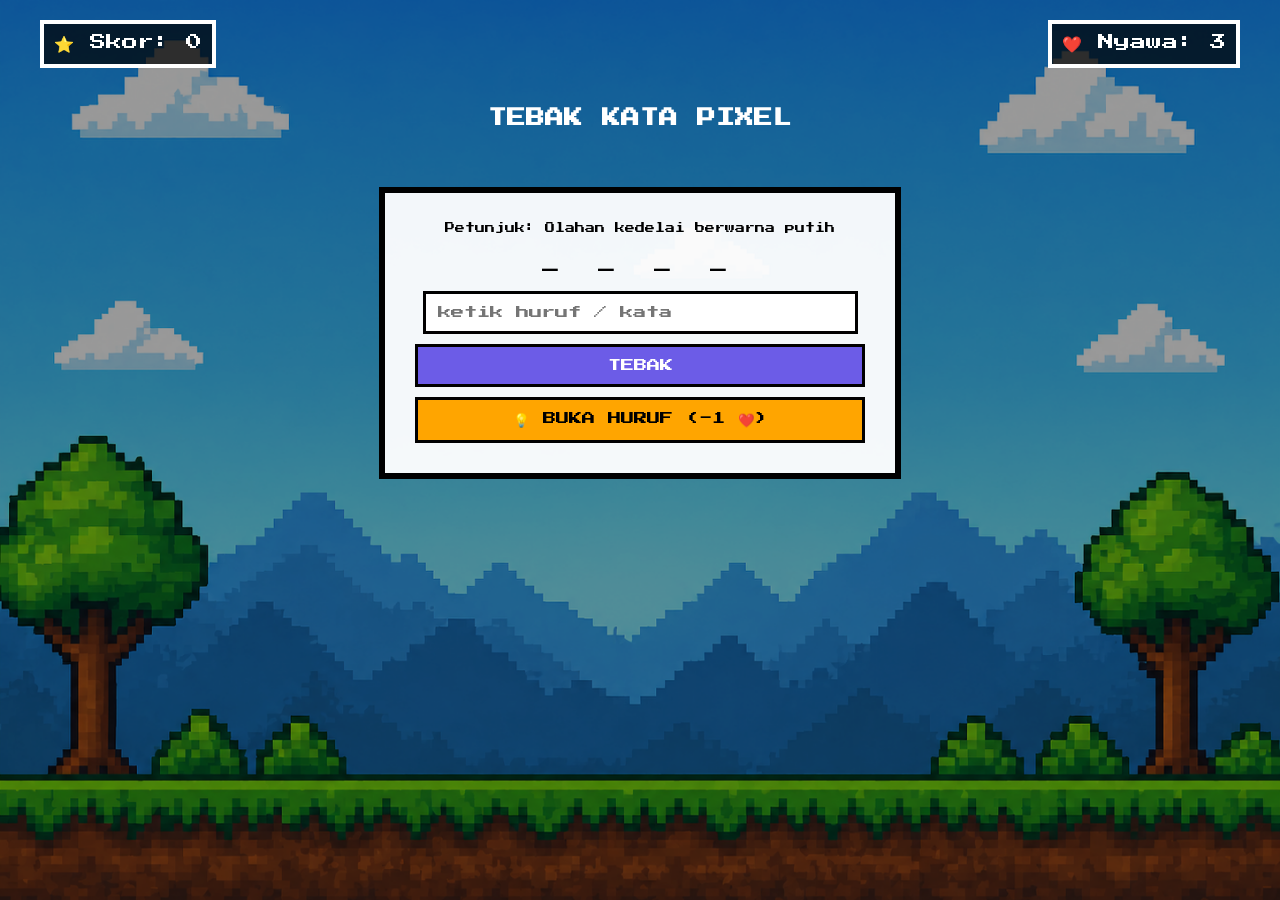
<file: tebaktebakan/tebak.html>
<!DOCTYPE html>
<html lang="id">
<head>
<meta charset="UTF-8">
<title>Pixel Tebak Kata</title>

<link href="https://fonts.googleapis.com/css2?family=Press+Start+2P&display=swap" rel="stylesheet">

<style>
body {
    margin: 0;
    font-family: 'Press Start 2P', cursive;
    background: url('bg.png') no-repeat center center fixed;
    background-size: cover;
}

.overlay {
    background: rgba(0,0,0,0.4);
    min-height: 100vh;
    text-align: center;
}

.hud {
    display: flex;
    justify-content: space-between;
    padding: 20px 40px;
    color: white;
}

.box {
    background: rgba(0,0,0,0.7);
    border: 4px solid white;
    padding: 10px;
}

.card {
    background: rgba(255,255,255,0.95);
    width: 450px;
    margin: 60px auto;
    padding: 30px;
    border: 6px solid black;
}

.clue {
    font-size: 10px;
    margin-bottom: 15px;
}

.word {
    font-size: 18px;
    letter-spacing: 10px;
    margin: 20px 0;
}

input {
    padding: 12px;
    width: 90%;
    border: 3px solid black;
    font-family: inherit;
}

button {
    padding: 12px;
    width: 100%;
    border: 3px solid black;
    font-family: inherit;
    cursor: pointer;
    margin-top: 10px;
}

.tebak { background: #6c5ce7; color: white; }
.hint { background: orange; }

.title {
    color: white;
    margin-top: 20px;
}

/* 🔥 NOTIF PIXEL */
.notif {
    position: fixed;
    top: 20px;
    left: 50%;
    transform: translateX(-50%) scale(0.8);
    background: black;
    color: white;
    padding: 15px 25px;
    border: 4px solid white;
    opacity: 0;
    transition: all 0.3s ease;
    z-index: 999;
}

.notif.show {
    opacity: 1;
    transform: translateX(-50%) scale(1);
}

.notif.benar { border-color: #00ff88; }
.notif.salah { border-color: red; }
.notif.info { border-color: orange; }
</style>
</head>

<body>

<div class="overlay">

    <div class="hud">
        <div class="box">⭐ Skor: <span id="skor">0</span></div>
        <div class="box">❤️ Nyawa: <span id="nyawa">3</span></div>
    </div>

    <h3 class="title">TEBAK KATA PIXEL</h3>

    <div class="card">
        <div class="clue" id="clue">Petunjuk: -</div>
        <div class="word" id="word"></div>

        <input type="text" id="input" placeholder="ketik huruf / kata">

        <button class="tebak" onclick="cek()">TEBAK</button>
        <button class="hint" onclick="hint()">💡 BUKA HURUF (-1 ❤️)</button>
    </div>

</div>

<div id="notif" class="notif"></div>

<script>
const soal = [
    { jawaban: "NASI GORENG", clue: "Makanan khas Indonesia digoreng dengan bumbu" },
    { jawaban: "MIE AYAM", clue: "Mie dengan topping ayam manis gurih" },
    { jawaban: "BAKSO", clue: "Bola daging dalam kuah" },
    { jawaban: "SATE", clue: "Daging ditusuk lalu dibakar" },
    { jawaban: "RENDANG", clue: "Masakan daging khas Padang" },
    { jawaban: "GADO GADO", clue: "Sayur dengan saus kacang" },
    { jawaban: "SOTO", clue: "Sup khas Indonesia dengan kunyit" },
    { jawaban: "PECEL", clue: "Sayur dengan sambal kacang khas Jawa" },
    { jawaban: "AYAM GORENG", clue: "Ayam dimasak dengan cara digoreng" },
    { jawaban: "AYAM BAKAR", clue: "Ayam dimasak dengan cara dibakar" },
    { jawaban: "TEMPE", clue: "Olahan kedelai yang difermentasi" },
    { jawaban: "TAHU", clue: "Olahan kedelai berwarna putih" },
    { jawaban: "MARTABAK", clue: "Makanan manis atau telur yang dilipat" },
    { jawaban: "PISANG GORENG", clue: "Buah digoreng dengan tepung" },
    { jawaban: "KETOPRAK", clue: "Makanan dengan lontong dan saus kacang" },
    { jawaban: "LONTONG", clue: "Nasi dibungkus daun pisang" },
    { jawaban: "RAWON", clue: "Sup daging berwarna hitam khas Jawa Timur" },
    { jawaban: "SOP", clue: "Sup dengan sayur dan daging" },
    { jawaban: "IKAN BAKAR", clue: "Ikan yang dimasak di atas bara api" },
    { jawaban: "UDANG GORENG", clue: "Seafood digoreng renyah" },
    { jawaban: "TELUR DADAR", clue: "Telur yang digoreng tanpa kulit" },
    { jawaban: "NASI KUNING", clue: "Nasi berwarna kuning dengan santan" },
    { jawaban: "BURGER", clue: "Roti isi daging khas Barat" },
    { jawaban: "PIZZA", clue: "Makanan Italia berbentuk bulat dengan topping" },
    { jawaban: "SPAGHETTI", clue: "Pasta panjang dari Italia" }
];

let current = {};
let skor = 0;
let nyawa = 3;
let terbuka = [];

/* NOTIF */
function notif(pesan, tipe="info") {
    let n = document.getElementById("notif");
    n.innerText = pesan;
    n.className = "notif show " + tipe;

    setTimeout(() => {
        n.classList.remove("show");
    }, 2000);
}

function normal(teks) {
    return teks.toLowerCase().trim();
}

function mulai() {
    current = soal[Math.floor(Math.random() * soal.length)];
    terbuka = [];

    document.getElementById("clue").innerText =
        "Petunjuk: " + current.clue;

    tampilkan();
}

function tampilkan() {
    let teks = "";

    for (let i = 0; i < current.jawaban.length; i++) {
        if (terbuka.includes(i)) {
            teks += current.jawaban[i] + " ";
        } else {
            teks += "_ ";
        }
    }

    document.getElementById("word").innerText = teks;

    // 🔥 AUTO MENANG
    if (terbuka.length === current.jawaban.length) {
        skor += 10;
        notif("🎉 Kata tertebak!", "benar");
        setTimeout(mulai, 1000);
    }
}

/* CEK */
function cek() {
    let input = document.getElementById("input").value.trim();
    if (input === "") return;

    // MODE HURUF
    if (input.length === 1) {
        let huruf = input.toUpperCase();
        let ketemu = false;

        for (let i = 0; i < current.jawaban.length; i++) {
            if (current.jawaban[i] === huruf && !terbuka.includes(i)) {
                terbuka.push(i);
                ketemu = true;
            }
        }

        if (!ketemu) {
            nyawa--;
            notif("❌ Huruf tidak ada! -1 ❤️", "salah");
            update();
        } else {
            notif("✅ Huruf ditemukan!", "benar");
        }

        tampilkan();
        document.getElementById("input").value = "";
        return;
    }

    // MODE KATA
    if (normal(input) === normal(current.jawaban)) {
        skor += 10;
        notif("🎉 Benar! " + current.jawaban, "benar");
        mulai();
    } else {
        nyawa--;
        notif("❌ Salah!", "salah");
    }

    update();
}

/* HINT */
function hint() {
    if (nyawa <= 1) {
        notif("⚠️ Nyawa tidak cukup!", "salah");
        return;
    }

    let sisa = [];

    for (let i = 0; i < current.jawaban.length; i++) {
        if (!terbuka.includes(i)) {
            sisa.push(i);
        }
    }

    if (sisa.length > 0) {
        let acak = sisa[Math.floor(Math.random() * sisa.length)];
        terbuka.push(acak);
        nyawa--;
        notif("💡 Huruf terbuka!", "info");
        tampilkan();
        update();
    }
}

function update() {
    document.getElementById("skor").innerText = skor;
    document.getElementById("nyawa").innerText = nyawa;
    document.getElementById("input").value = "";

    if (nyawa <= 0) {
        notif("💀 Game Over!", "salah");
        setTimeout(() => location.reload(), 1500);
    }
}

document.getElementById("input").addEventListener("keydown", function(e) {
    if (e.key === "Enter") cek();
});

mulai();
</script>

</body>
</html>
</file>
<file: portfolio/css/style.css>
/* ===========================
   GOOGLE FONT
=========================== */

* {
  margin: 0;
  padding: 0;
  box-sizing: border-box;
  scroll-behavior: smooth;
}

:root {
  --primary: #3b82f6;
  --secondary: #06b6d4;
  --accent: #8b5cf6;

  --bg: #0f172a;
  --card: #1e293b;

  --white: #ffffff;
  --text: #e2e8f0;
  --gray: #94a3b8;

  --shadow: 0 15px 40px rgba(0, 0, 0, 0.35);
}

body {
  font-family: "Poppins", sans-serif;

  background: linear-gradient(135deg, #0f172a, #111827, #1e3a8a);

  color: var(--text);

  overflow-x: hidden;
}

/* ===========================
   SCROLLBAR
=========================== */

::-webkit-scrollbar {
  width: 10px;
}

::-webkit-scrollbar-track {
  background: #0f172a;
}

::-webkit-scrollbar-thumb {
  background: #3b82f6;
  border-radius: 20px;
}

/* ===========================
   LOADER
=========================== */

#loader {
  position: fixed;

  inset: 0;

  background: #0f172a;

  display: flex;

  justify-content: center;

  align-items: center;

  flex-direction: column;

  z-index: 99999;
}

.loader-circle {
  width: 70px;

  height: 70px;

  border-radius: 50%;

  border: 6px solid rgba(255, 255, 255, 0.15);

  border-top: 6px solid #3b82f6;

  animation: spin 1s linear infinite;
}

#loader h2 {
  margin-top: 20px;

  color: white;

  letter-spacing: 2px;
}

@keyframes spin {
  to {
    transform: rotate(360deg);
  }
}

/* ===========================
 PROGRESS BAR
=========================== */

#progressBar {
  position: fixed;

  top: 0;

  left: 0;

  width: 0;

  height: 4px;

  background: linear-gradient(90deg, #3b82f6, #06b6d4);

  z-index: 999999;
}

/* ===========================
 NAVBAR
=========================== */

.glass {
  background: rgba(15, 23, 42, 0.65);

  backdrop-filter: blur(15px);

  border-bottom: 1px solid rgba(255, 255, 255, 0.1);

  transition: 0.4s;
}

.navbar {
  padding: 18px 0;
}

.navbar-brand {
  font-size: 1.6rem;
}

.nav-link {
  color: white !important;

  margin-left: 15px;

  transition: 0.3s;

  position: relative;
}

.nav-link:hover {
  color: #06b6d4 !important;
}

.nav-link::after {
  content: "";

  position: absolute;

  left: 0;

  bottom: -5px;

  width: 0;

  height: 2px;

  background: #06b6d4;

  transition: 0.3s;
}

.nav-link:hover::after {
  width: 100%;
}

/* ===========================
 HERO
=========================== */

#hero {
  min-height: 100vh;

  display: flex;

  align-items: center;

  position: relative;
}

#hero::before {
  content: "";

  position: absolute;

  width: 420px;

  height: 420px;

  background: #3b82f6;

  filter: blur(180px);

  top: -120px;

  right: -120px;

  opacity: 0.25;
}

#hero::after {
  content: "";

  position: absolute;

  width: 350px;

  height: 350px;

  background: #8b5cf6;

  filter: blur(180px);

  bottom: -120px;

  left: -120px;

  opacity: 0.2;
}

#typing {
  font-size: 3.5rem;

  font-weight: 700;

  color: white;

  line-height: 1.2;
}

#hero p {
  margin-top: 20px;

  font-size: 1.05rem;

  color: #cbd5e1;

  line-height: 1.9;
}

.hero-photo {
  width: 340px;

  height: 340px;

  margin: auto;

  border-radius: 50%;

  overflow: hidden;

  border: 7px solid rgba(255, 255, 255, 0.15);

  box-shadow: var(--shadow);

  animation: float 5s ease-in-out infinite;
}

.hero-photo img {
  width: 100%;

  height: 100%;

  object-fit: cover;
}

@keyframes float {
  0% {
    transform: translateY(0);
  }

  50% {
    transform: translateY(-15px);
  }

  100% {
    transform: translateY(0);
  }
}

/* ===========================
 BUTTON
=========================== */

.btn {
  transition: 0.35s;
}

.btn-primary {
  background: #3b82f6;

  border: none;
}

.btn-primary:hover {
  background: #2563eb;

  transform: translateY(-4px);
}

.btn-info {
  background: #06b6d4;

  color: white;

  border: none;
}

.btn-info:hover {
  background: #0891b2;

  color: white;

  transform: translateY(-4px);
}

/* ===========================
 SECTION
=========================== */

section {
  padding: 120px 0;

  position: relative;
}

.judul {
  text-align: center;

  color: white;

  font-size: 2.3rem;

  margin-bottom: 70px;

  font-weight: 700;

  position: relative;
}

.judul::after {
  content: "";

  width: 90px;

  height: 4px;

  background: #06b6d4;

  display: block;

  margin: 15px auto;

  border-radius: 20px;
}

/* ===========================
 CARD
=========================== */

.content-box {
  background: rgba(255, 255, 255, 0.05);

  border: 1px solid rgba(255, 255, 255, 0.08);

  backdrop-filter: blur(14px);

  border-radius: 24px;

  padding: 40px;

  box-shadow: var(--shadow);

  transition: 0.4s;
}

.content-box:hover {
  transform: translateY(-8px);
}

/* ===========================
 FOOTER
=========================== */

footer {
  padding: 30px;

  text-align: center;

  color: #94a3b8;

  border-top: 1px solid rgba(255, 255, 255, 0.08);
}

/* ===========================
 TOP BUTTON
=========================== */

#topBtn {
  position: fixed;

  bottom: 30px;

  right: 30px;

  width: 55px;

  height: 55px;

  border: none;

  border-radius: 50%;

  background: #3b82f6;

  color: white;

  font-size: 20px;

  cursor: pointer;

  display: none;

  box-shadow: var(--shadow);

  transition: 0.3s;
}

#topBtn:hover {
  transform: translateY(-5px);
}

/* ===========================
 RESPONSIVE
=========================== */

@media (max-width: 992px) {
  #typing {
    font-size: 2.4rem;

    text-align: center;
  }

  #hero {
    text-align: center;
  }

  .hero-photo {
    margin-top: 50px;

    width: 250px;

    height: 250px;
  }

  section {
    padding: 90px 0;
  }
}

@media (max-width: 576px) {
  #typing {
    font-size: 2rem;
  }

  .judul {
    font-size: 1.8rem;
  }

  .content-box {
    padding: 25px;
  }
}
.nav-link.active {
  color: #06b6d4 !important;

  font-weight: 600;
}

.btn {
  position: relative;

  overflow: hidden;
}

.ripple {
  position: absolute;

  border-radius: 50%;

  background: rgba(255, 255, 255, 0.35);

  transform: scale(0);

  animation: ripple 0.6s linear;

  pointer-events: none;
}

@keyframes ripple {
  to {
    transform: scale(4);

    opacity: 0;
  }
}
/* ===========================
ABOUT
=========================== */

.about-photo {
  width: 300px;

  height: 300px;

  object-fit: cover;

  border-radius: 50%;

  border: 8px solid rgba(255, 255, 255, 0.1);

  box-shadow: 0 20px 40px rgba(0, 0, 0, 0.4);

  transition: 0.4s;
}

.about-photo:hover {
  transform: scale(1.05) rotate(3deg);
}

#tentang p {
  line-height: 2;

  color: #cbd5e1;
}

.mini-card {
  background: rgba(255, 255, 255, 0.05);

  border: 1px solid rgba(255, 255, 255, 0.08);

  padding: 25px;

  border-radius: 20px;

  text-align: center;

  transition: 0.35s;

  height: 100%;

  backdrop-filter: blur(15px);
}

.mini-card:hover {
  transform: translateY(-10px);

  box-shadow: 0 15px 35px rgba(59, 130, 246, 0.3);
}

.mini-card h2 {
  font-size: 40px;

  font-weight: 700;

  color: #06b6d4;

  margin-bottom: 10px;
}

.mini-card span {
  color: #cbd5e1;

  font-size: 15px;
}
/* ===========================
TIMELINE
=========================== */

.timeline {
  position: relative;

  max-width: 900px;

  margin: auto;
}

.timeline::before {
  content: "";

  position: absolute;

  left: 30px;

  top: 0;

  bottom: 0;

  width: 4px;

  background: linear-gradient(180deg, #3b82f6, #06b6d4);

  border-radius: 20px;
}

.timeline-item {
  position: relative;

  padding-left: 90px;

  margin-bottom: 60px;
}

.timeline-dot {
  position: absolute;

  left: 17px;

  top: 18px;

  width: 30px;

  height: 30px;

  background: #06b6d4;

  border-radius: 50%;

  border: 5px solid #1e293b;

  box-shadow: 0 0 20px #06b6d4;
}

.timeline-card {
  background: rgba(255, 255, 255, 0.05);

  padding: 30px;

  border-radius: 20px;

  backdrop-filter: blur(15px);

  border: 1px solid rgba(255, 255, 255, 0.08);

  transition: 0.4s;
}

.timeline-card:hover {
  transform: translateY(-8px);

  box-shadow: 0 20px 40px rgba(6, 182, 212, 0.25);
}

.timeline-card h3 {
  color: white;

  margin-bottom: 10px;
}

.tahun {
  display: inline-block;

  background: #3b82f6;

  padding: 6px 18px;

  border-radius: 50px;

  margin-bottom: 20px;

  font-size: 14px;
}

.timeline-card p {
  line-height: 1.9;

  color: #cbd5e1;
}

@media (max-width: 768px) {
  .timeline::before {
    left: 15px;
  }

  .timeline-dot {
    left: 2px;
  }

  .timeline-item {
    padding-left: 55px;
  }
}
/* ===========================
ORGANISASI
=========================== */

.org-card {
  background: rgba(255, 255, 255, 0.05);

  border: 1px solid rgba(255, 255, 255, 0.08);

  padding: 40px;

  border-radius: 25px;

  height: 100%;

  text-align: center;

  backdrop-filter: blur(16px);

  transition: 0.4s;
}

.org-card:hover {
  transform: translateY(-12px);

  box-shadow: 0 20px 45px rgba(59, 130, 246, 0.35);
}

.org-icon {
  font-size: 55px;

  margin-bottom: 20px;
}

.org-card h3 {
  color: white;

  margin-bottom: 15px;
}

.org-year {
  display: inline-block;

  padding: 8px 20px;

  background: #3b82f6;

  border-radius: 30px;

  margin-bottom: 25px;

  font-size: 14px;
}

.org-card p {
  line-height: 1.9;

  color: #cbd5e1;
}

/* ===========================
PRESTASI
=========================== */

.prestasi-card {
  max-width: 850px;

  margin: auto;

  padding: 50px;

  border-radius: 25px;

  background: rgba(255, 255, 255, 0.05);

  border: 1px solid rgba(255, 255, 255, 0.08);

  backdrop-filter: blur(16px);

  text-align: center;
}

.prestasi-icon {
  font-size: 80px;

  margin-bottom: 20px;

  animation: float 4s infinite;
}

.prestasi-card h3 {
  color: white;

  margin-bottom: 20px;
}

.prestasi-card p {
  line-height: 2;

  color: #cbd5e1;
}

.note-box {
  margin-top: 35px;

  background: rgba(59, 130, 246, 0.15);

  padding: 25px;

  border-radius: 18px;

  border-left: 5px solid #3b82f6;
}
/* ===========================
SKILL
=========================== */

.skill-card {
  background: rgba(255, 255, 255, 0.05);

  padding: 35px;

  border-radius: 25px;

  border: 1px solid rgba(255, 255, 255, 0.08);

  backdrop-filter: blur(15px);

  height: 100%;

  transition: 0.35s;
}

.skill-card:hover {
  transform: translateY(-10px);

  box-shadow: 0 15px 35px rgba(6, 182, 212, 0.25);
}

.skill-card h3 {
  margin-bottom: 35px;

  color: white;
}

.skill-item {
  margin-bottom: 25px;
}

.skill-item span {
  display: block;

  margin-bottom: 10px;

  font-weight: 600;
}

.progress {
  height: 15px;

  border-radius: 30px;

  background: #1e293b;

  overflow: hidden;
}

.progress-bar {
  width: 0;

  background: linear-gradient(90deg, #3b82f6, #06b6d4);

  transition: 2s;

  font-size: 12px;

  font-weight: bold;

  display: flex;

  align-items: center;

  justify-content: center;
}

.skill-list {
  padding-left: 20px;
}

.skill-list li {
  margin-bottom: 15px;

  line-height: 1.8;

  color: #cbd5e1;
}

.skill-desc {
  margin-top: 20px;

  background: rgba(255, 255, 255, 0.05);

  padding: 45px;

  border-radius: 25px;

  border: 1px solid rgba(255, 255, 255, 0.08);

  backdrop-filter: blur(15px);
}

.skill-desc h3 {
  margin-bottom: 20px;

  color: white;
}

.skill-desc p {
  line-height: 2;

  color: #cbd5e1;
}
/* ===========================
PORTFOLIO
=========================== */

.portfolio-card {
  background: rgba(255, 255, 255, 0.05);

  border-radius: 25px;

  overflow: hidden;

  border: 1px solid rgba(255, 255, 255, 0.08);

  transition: 0.4s;

  height: 100%;

  backdrop-filter: blur(15px);
}

.portfolio-card:hover {
  transform: translateY(-12px);

  box-shadow: 0 20px 45px rgba(59, 130, 246, 0.35);
}

.portfolio-card img {
  width: 100%;

  height: 230px;

  object-fit: cover;

  transition: 0.5s;
}

.portfolio-card:hover img {
  transform: scale(1.08);
}

.portfolio-content {
  padding: 30px;
}

.portfolio-content h4 {
  color: white;

  margin-bottom: 15px;
}

.portfolio-content p {
  color: #cbd5e1;

  line-height: 1.8;

  margin-bottom: 25px;
}

/* ===========================
CONTACT
=========================== */

.contact-card {
  background: rgba(255, 255, 255, 0.05);

  padding: 40px;

  border-radius: 25px;

  border: 1px solid rgba(255, 255, 255, 0.08);

  height: 100%;

  backdrop-filter: blur(15px);
}

.contact-card h3 {
  margin-bottom: 30px;

  color: white;
}

.contact-card p {
  line-height: 2;

  color: #cbd5e1;
}

.contact-card a {
  color: #06b6d4;

  text-decoration: none;
}

.form-control {
  background: #1e293b;

  border: none;

  color: white;

  padding: 15px;
}

.form-control:focus {
  background: #243447;

  color: white;

  box-shadow: none;
}

textarea {
  resize: none;
}
</file>
